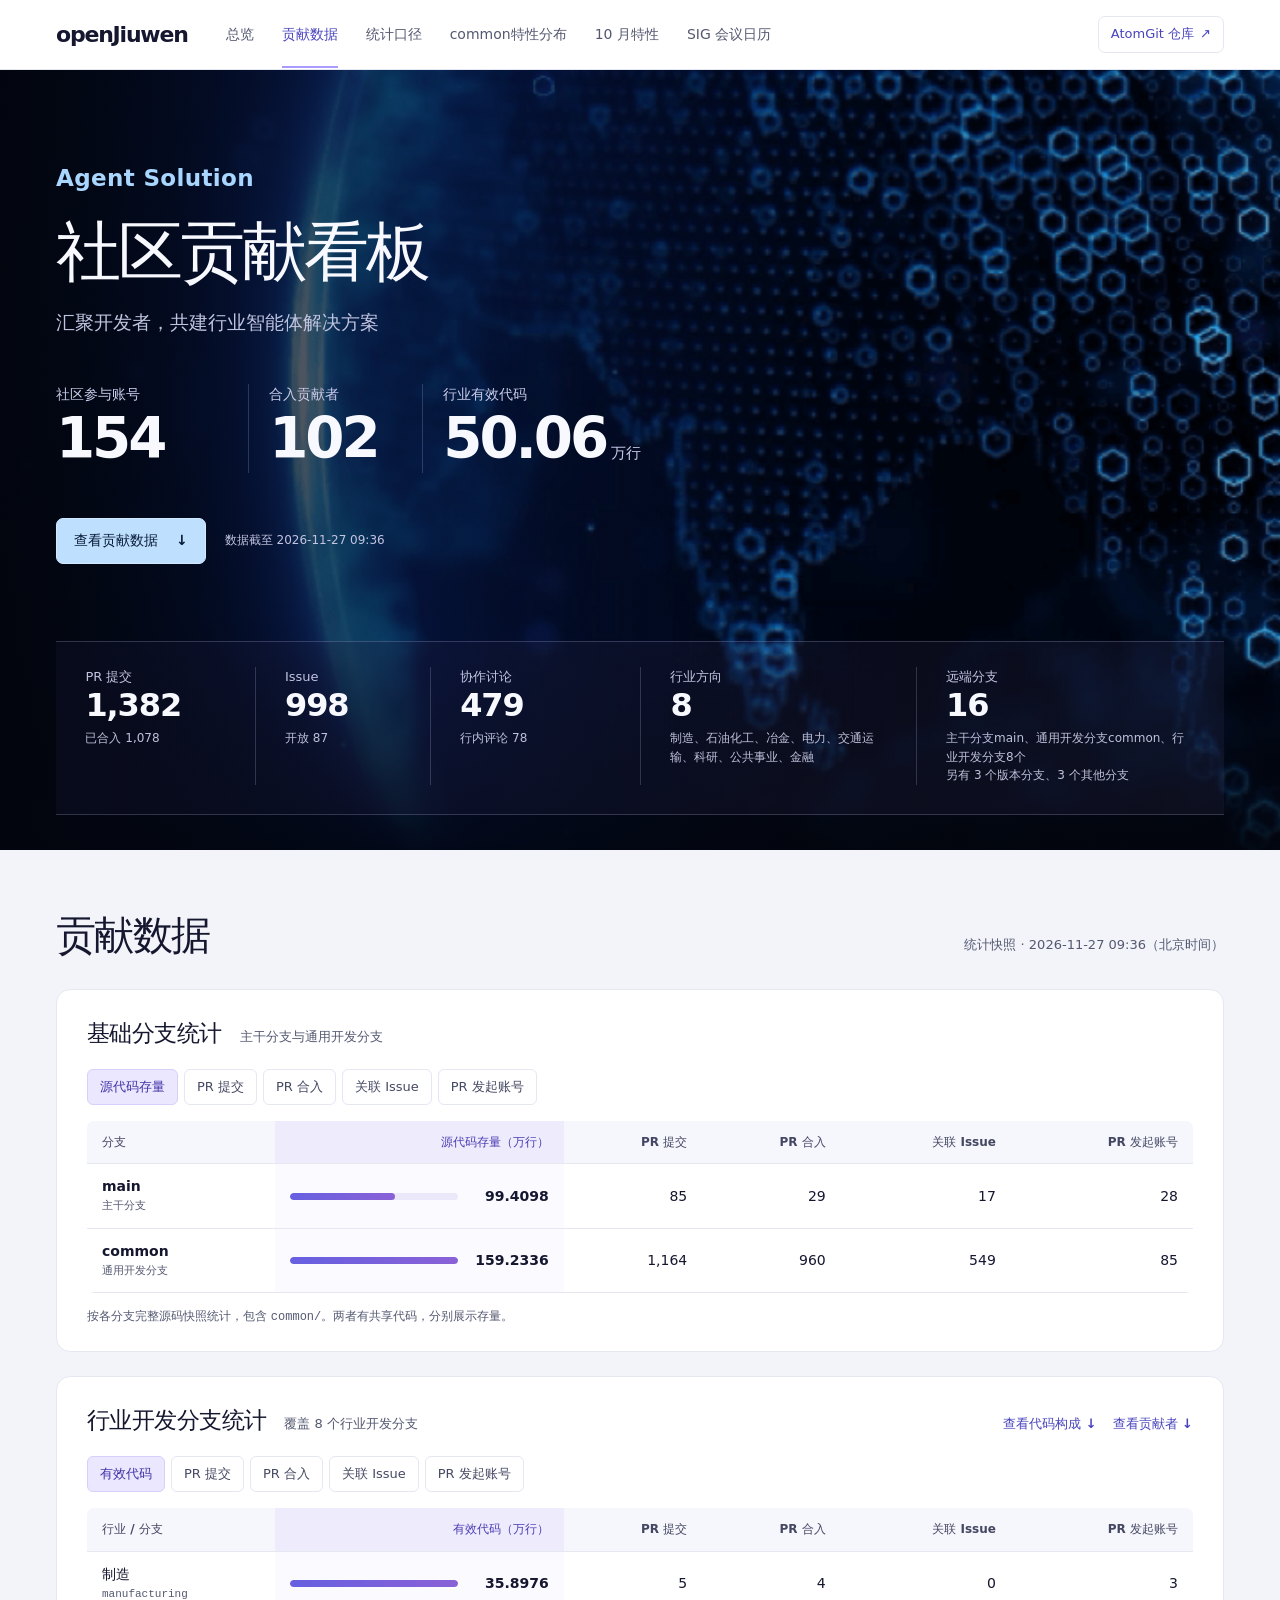
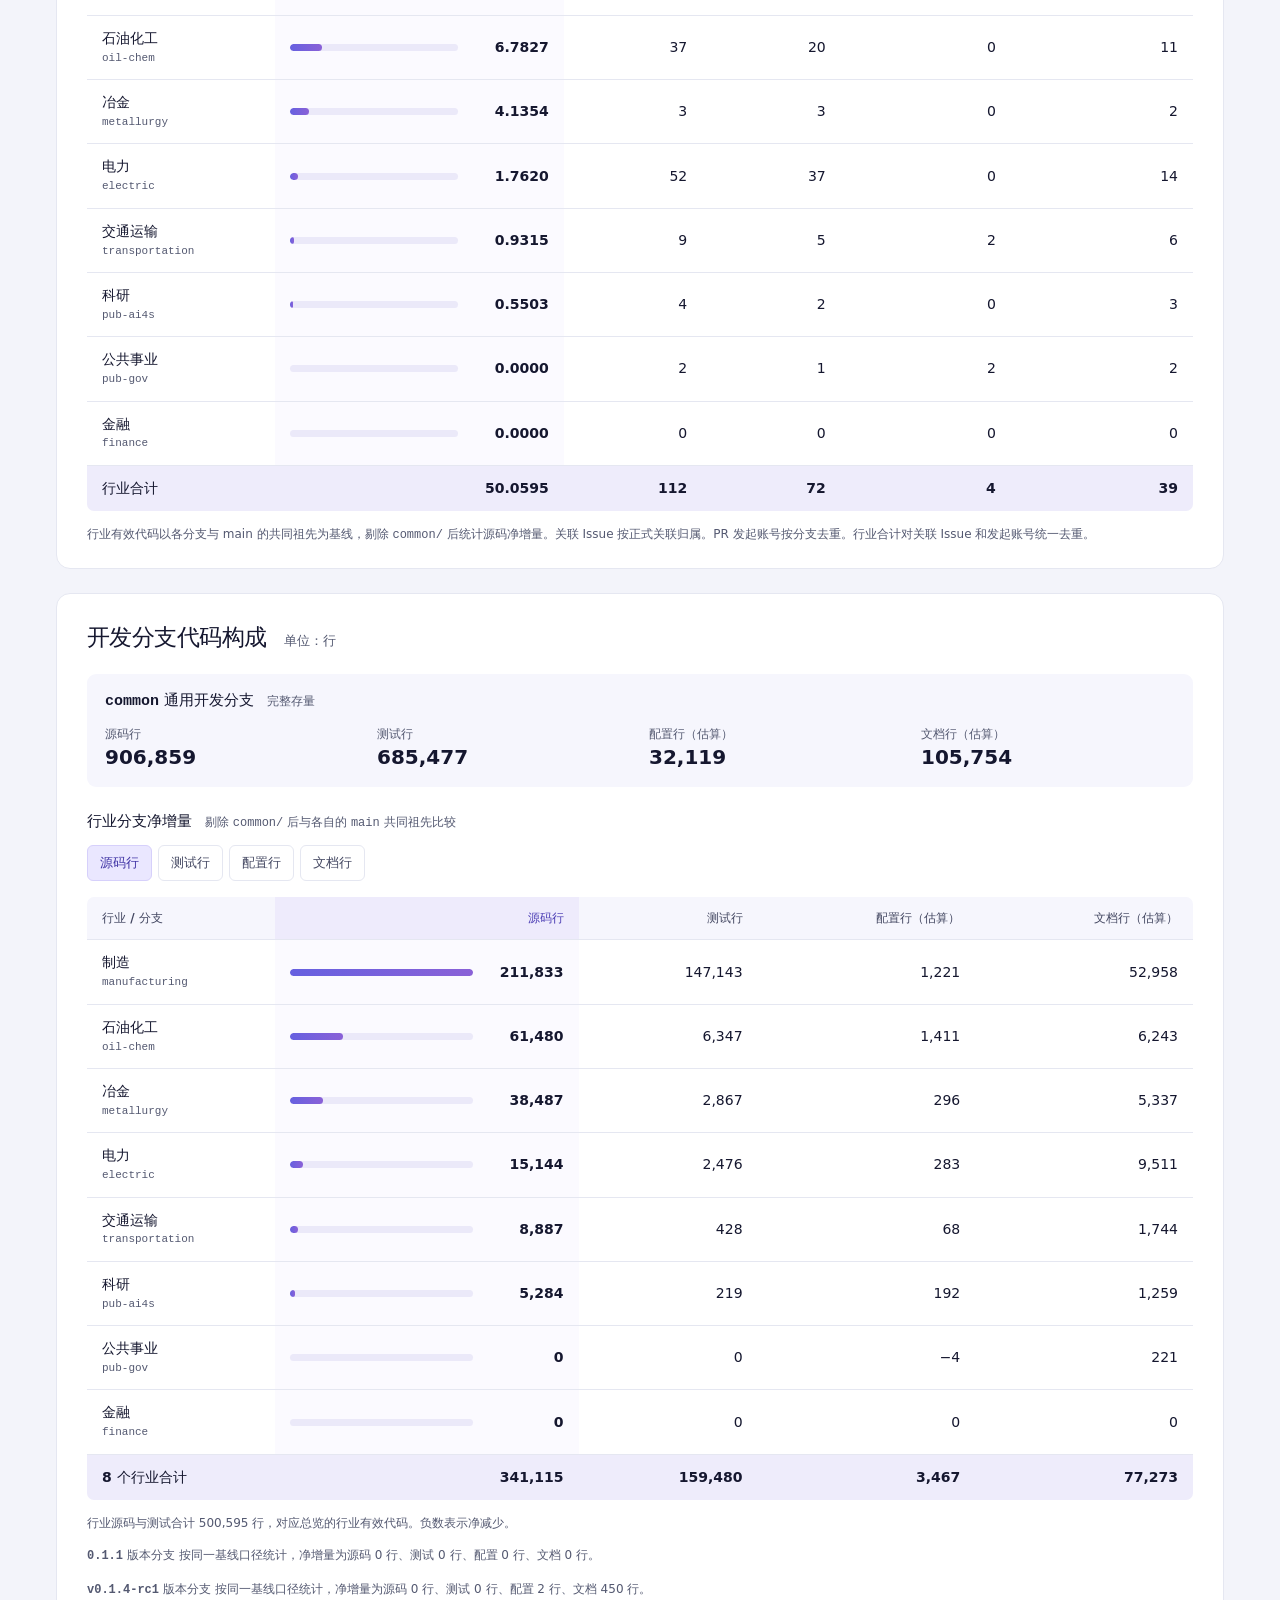
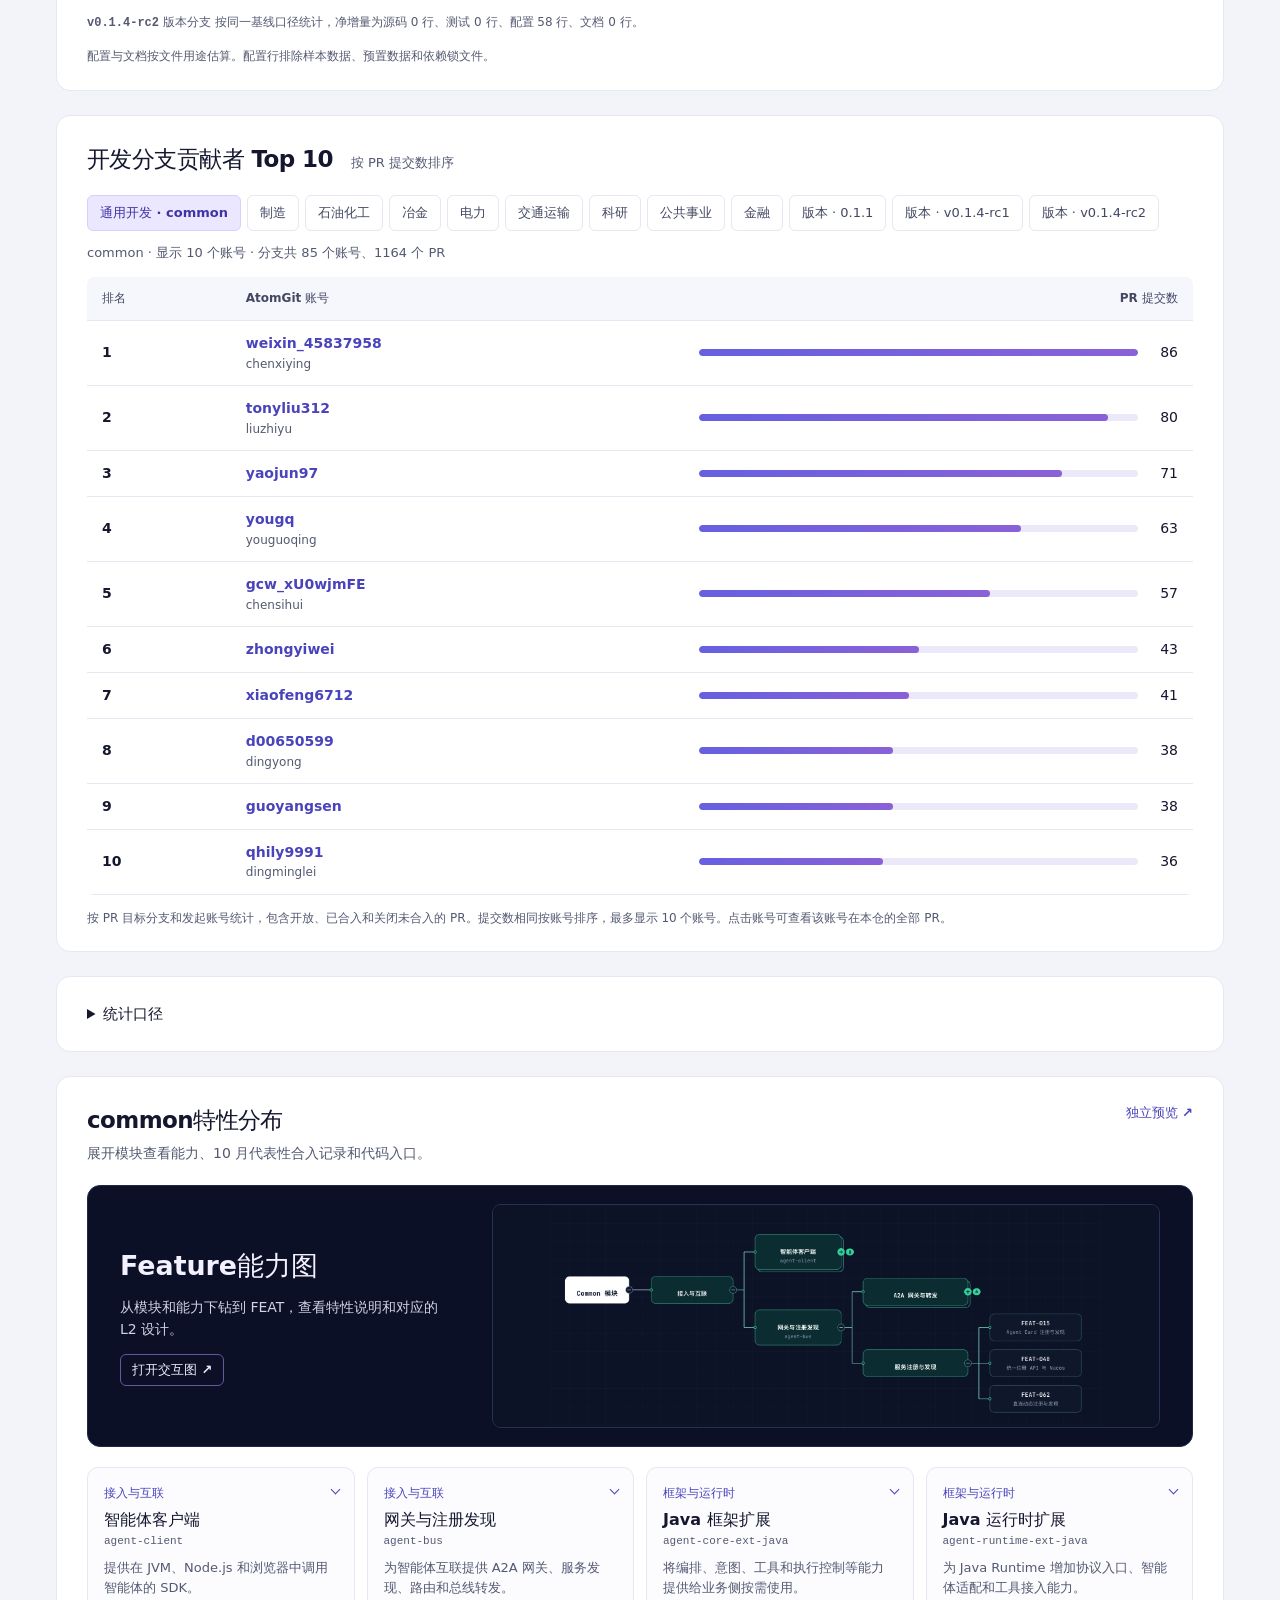
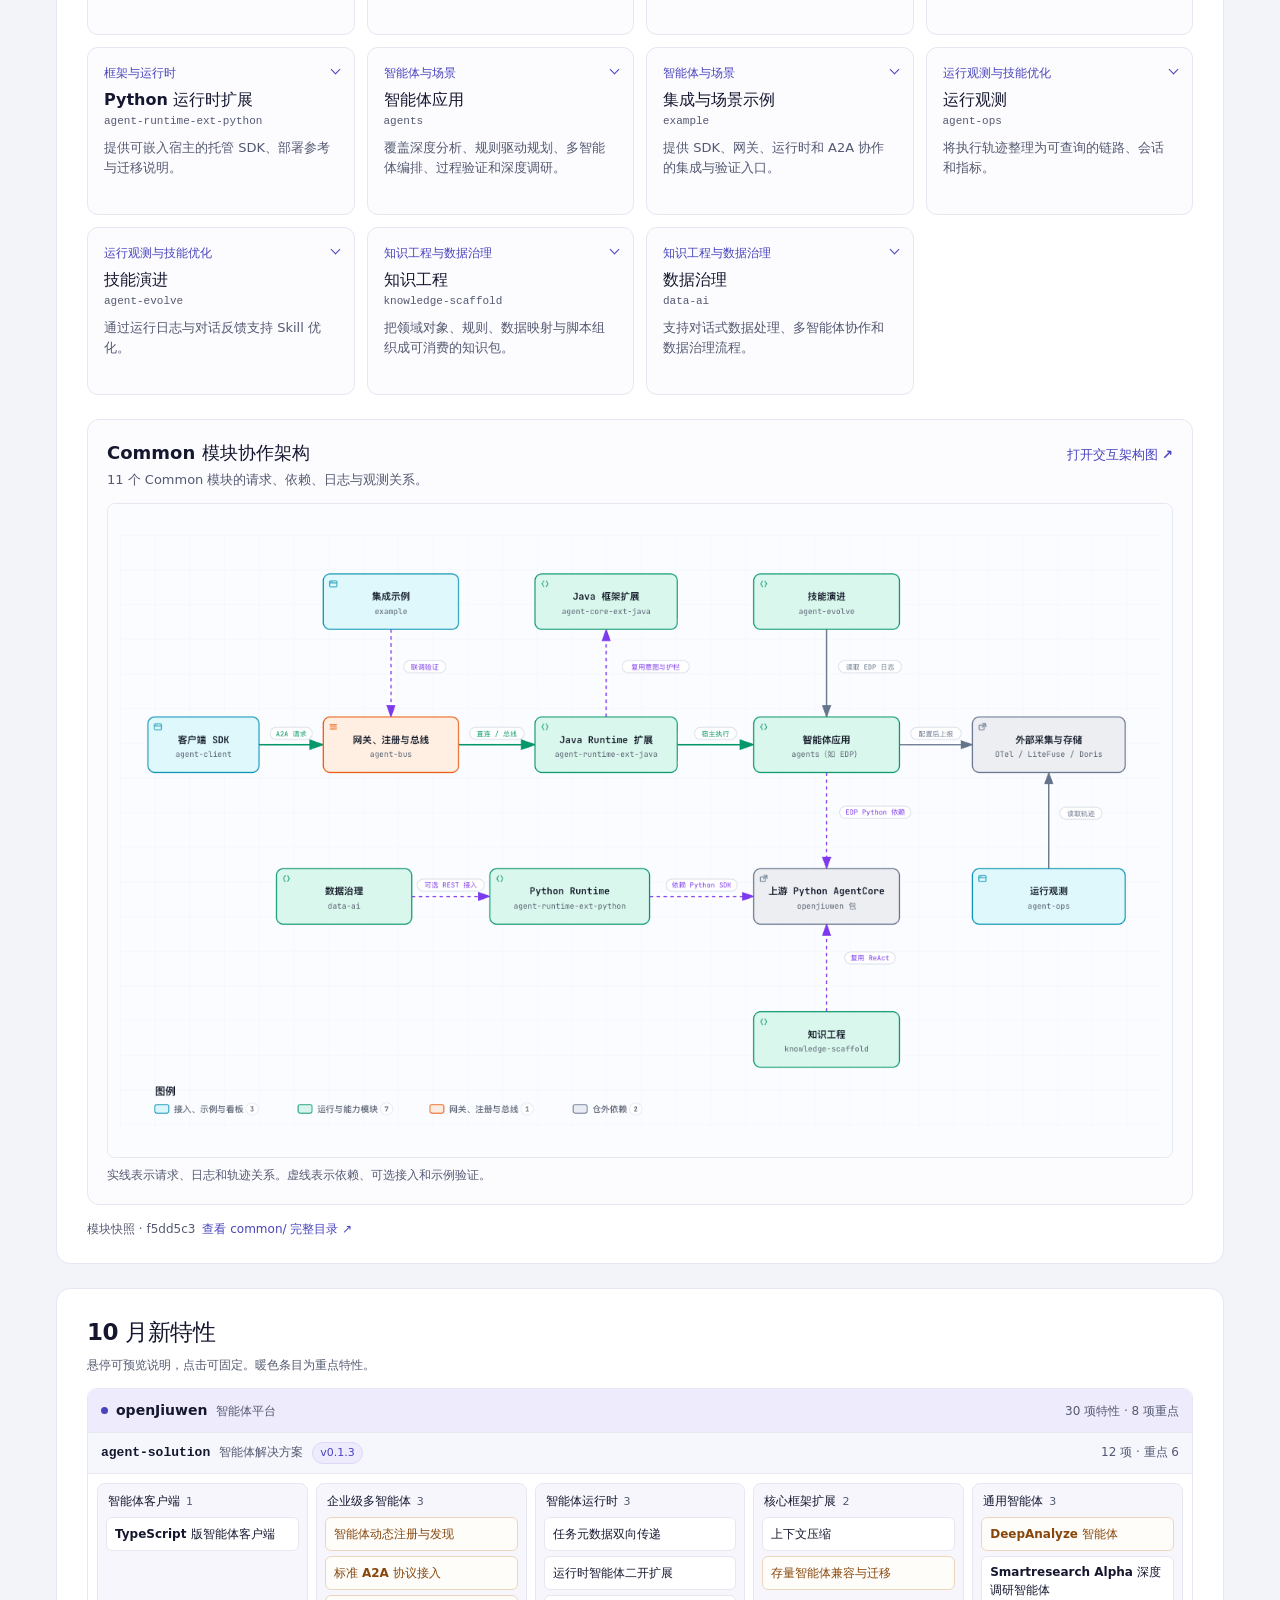
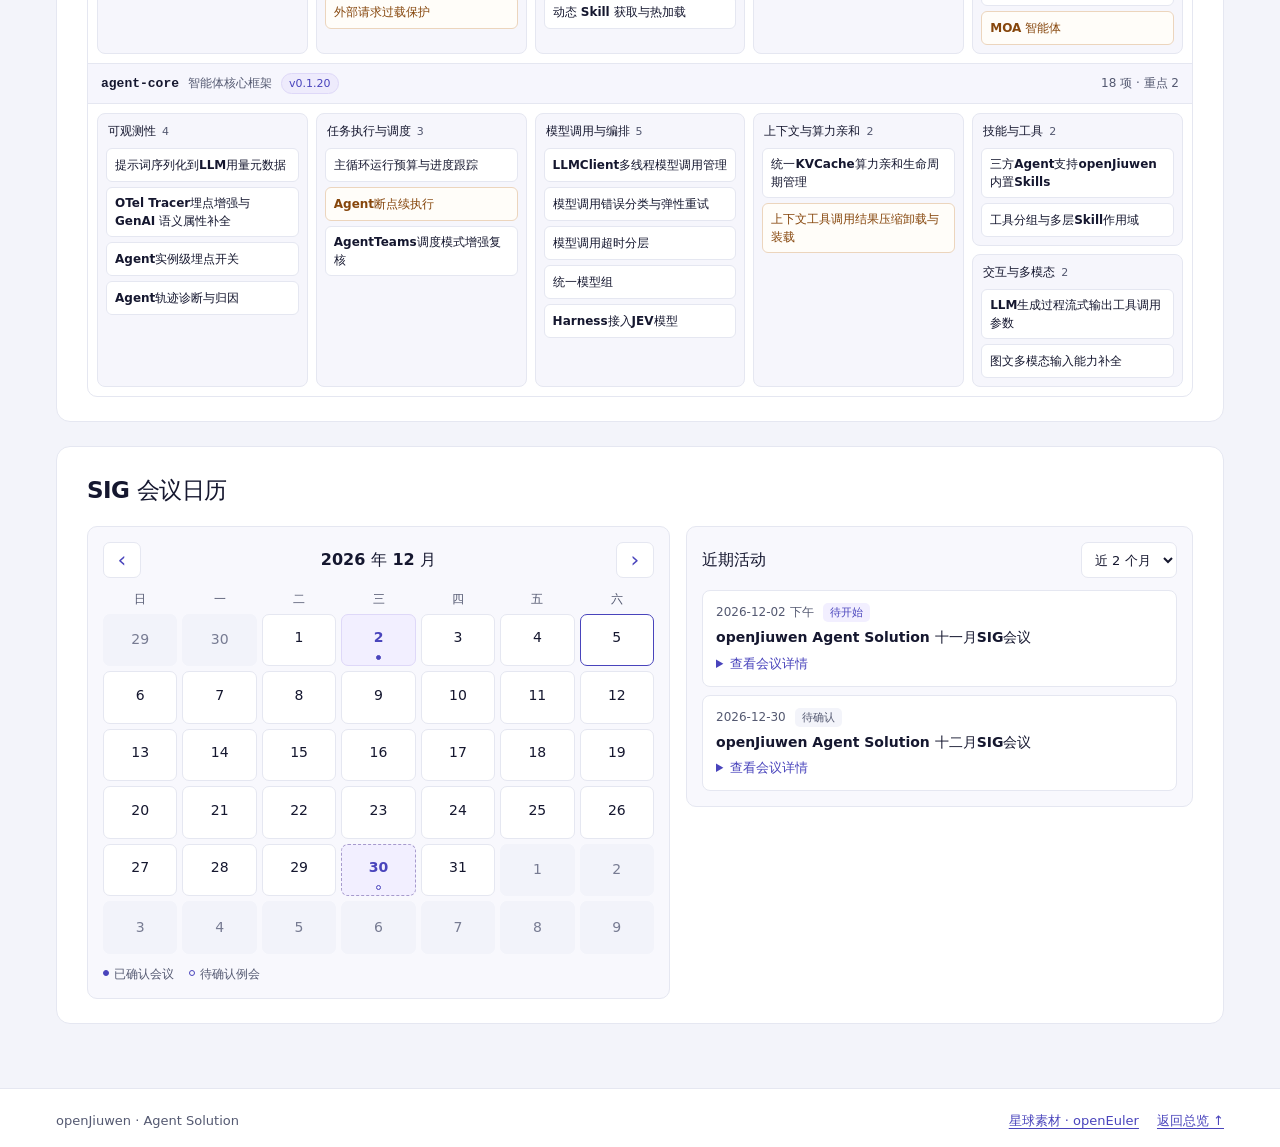
<file: index.html>
<!doctype html>
<html lang="zh-CN">
<head>
<meta charset="utf-8">
<meta name="viewport" content="width=device-width, initial-scale=1">
<meta name="theme-color" content="#080a21">
<title>Agent Solution 社区贡献看板 · openJiuwen</title>
<link rel="stylesheet" href="common-delivery.css">
<link rel="stylesheet" href="sig-calendar.css">
<script src="common-delivery-data.js" defer></script>
<script src="common-delivery.js" defer></script>
<script src="sig-calendar.js?v=9aa4b03" defer></script>
<style>
  :root {
    color-scheme: light;
    --ink: #15172f; --muted: #545971; --accent: #4944bc;
    --line: #e5e7f1; --surface: #fff; --paper: #f3f4fa;
    --topbar-height: 70px;
    font: 16px/1.55 Inter, "PingFang SC", "Microsoft YaHei", system-ui, sans-serif;
    font-synthesis: none;
  }
  *, *::before, *::after { box-sizing: border-box; }
  html { scroll-behavior: smooth; scroll-padding-top: calc(var(--topbar-height) + 16px); }
  body { margin: 0; color: var(--ink); background: var(--paper); }
  a { color: inherit; text-decoration: none; }
  button { font: inherit; cursor: pointer; }
  :focus-visible { outline: 2px solid #7668f5; outline-offset: 4px; }
  .wrap { width: min(1280px, calc(100% - 112px)); margin-inline: auto; }
  .sr-only { position: absolute; width: 1px; height: 1px; padding: 0; margin: -1px; overflow: hidden; clip-path: inset(50%); white-space: nowrap; border: 0; }
  .skip { position: fixed; z-index: 10; top: 8px; left: 12px; padding: 10px 16px; background: white; color: var(--ink); transform: translateY(-160%); }
  .skip:focus { transform: none; }
  .topbar { position: sticky; z-index: 5; top: 0; height: var(--topbar-height); color: #f5f5ff; background: #0c0d25; border-bottom: 1px solid #ffffff17; }
  .topbar .wrap { height: 100%; display: flex; align-items: center; gap: 38px; }
  .wordmark { font-size: 22px; line-height: 1; letter-spacing: -.055em; font-weight: 780; }
  .nav { display: flex; align-items: center; gap: 28px; color: #b9bdd8; font-size: 14px; }
  .nav a { padding-block: 23px; position: relative; white-space: nowrap; }
  .nav a:hover, .nav a[aria-current] { color: #fff; }
  .nav a[aria-current]::after { content: ""; position: absolute; bottom: 0; background: #a99bff; height: 2px; inset-inline: 0; }
  .repository { margin-inline-start: auto; border: 1px solid #ffffff32; border-radius: 7px; padding: 7px 12px; font-size: 13px; color: #e1e2f7; white-space: nowrap; }
  .repository:hover { background: #ffffff10; }
  .external { margin-inline-start: 6px; }
  .topbar.light { background: #fff; color: var(--ink); border-color: var(--line); }
  .topbar.light .nav { color: var(--muted); }
  .topbar.light .nav a:hover, .topbar.light .nav a[aria-current] { color: var(--accent); }
  .topbar.light .repository { color: var(--accent); border-color: var(--line); }
  .topbar.light .repository:hover { background: #f2f0ff; }

  .hero { position: relative; isolation: isolate; color: #f7f9ff; overflow: hidden; background: #02050d; }
  .hero-media { position: absolute; z-index: -2; inset: 0; pointer-events: none; }
  .hero-media picture, .hero-media img, .hero-media video { position: absolute; inset: 0; width: 100%; height: 100%; }
  .hero-media img, .hero-media video { display: block; object-fit: cover; object-position: center; }
  .hero-media video { visibility: hidden; }
  .hero-media video.is-ready { visibility: visible; }
  .hero::before {
    content: "";
    position: absolute;
    z-index: -1;
    inset: 0;
    pointer-events: none;
    background:
      linear-gradient(90deg, #02050deb 0%, #03091d94 34%, transparent 63%),
      linear-gradient(0deg, #02050df2 0%, transparent 27%);
  }
  .hero .wrap { position: relative; min-height: min(780px, calc(100svh - var(--topbar-height))); display: grid; grid-template-rows: 1fr auto; }
  .hero-body { display: grid; align-items: center; min-height: 495px; }
  .hero-content { width: min(100%, 640px); padding-block: 72px 58px; }
  .project { margin: 0 0 18px; font-size: clamp(18px, 1.8vw, 24px); font-weight: 620; letter-spacing: .015em; color: #a8d6ff; }
  h1 { margin: 0; font-size: clamp(42px, 5.1vw, 76px); line-height: 1.13; letter-spacing: -.045em; font-weight: 740; white-space: nowrap; }
  .intro { color: #c0c3df; margin: 20px 0 38px; font-size: clamp(15px, 1.46vw, 20px); }
  .hero-numbers { display: grid; grid-template-columns: .95fr .85fr 1.17fr; gap: 20px; max-width: 585px; margin: 0; padding-block: 8px; }
  dl { margin: 0; }
  dt, dd { margin: 0; }
  .hero-numbers > div + div { border-inline-start: 1px solid #c6c3ff35; padding-inline-start: 20px; }
  .hero-numbers dt { color: #c9cbea; font-size: 14px; white-space: nowrap; }
  .hero-numbers dd { font-size: clamp(35px, 4.4vw, 62px); font-weight: 645; line-height: 1.2; letter-spacing: -.055em; white-space: nowrap; font-variant-numeric: tabular-nums; }
  .hero-numbers small { margin-inline-start: 5px; font-size: clamp(11px, 1.2vw, 16px); color: #c9cbea; font-weight: 500; letter-spacing: 0; }
  .hero-actions { display: flex; flex-wrap: wrap; align-items: center; gap: 13px 19px; margin-top: 37px; }
  .primary { display: inline-flex; align-items: center; gap: 18px; justify-content: center; background: #bfdfff; color: #071b37; padding: 11px 17px; border: 1px solid #d2eaff; border-radius: 7px; font-weight: 660; font-size: 14px; }
  .primary:hover { background: #def0ff; }
  .snapshot { color: #c3c4e0; font-size: 12px; white-space: nowrap; }
  .support { display: grid; grid-template-columns: minmax(0, .85fr) minmax(0, .75fr) minmax(0, .9fr) minmax(0, 1.18fr) minmax(0, 1.32fr); padding-block: 25px 29px; margin-bottom: 35px; border-block: 1px solid #d1ccff34; background: linear-gradient(90deg, #17173746, #34305735); }
  .support > div { padding-inline: clamp(12px, 2.3vw, 34px); }
  .support > div + div { border-inline-start: 1px solid #d1ccff34; }
  .support dt { font-size: 13px; color: #c3c4e2; white-space: nowrap; }
  .support dd { font-size: clamp(23px, 2.5vw, 37px); letter-spacing: -.035em; font-weight: 630; line-height: 1.17; font-variant-numeric: tabular-nums; }
  .support small { display: block; margin-top: 5px; font-size: 12px; line-height: 1.55; color: #bfc1dc; font-weight: 450; letter-spacing: 0; }
  .support-note { display: block; }

  .data { background: var(--paper); padding-block: 55px 64px; }
  .data-head { display: flex; align-items: baseline; justify-content: space-between; gap: 12px 24px; margin-bottom: 22px; }
  .data-head h2 { margin: 0; font-size: clamp(26px, 3.1vw, 42px); letter-spacing: -.04em; }
  .data-head time { color: var(--muted); font-size: 13px; }
  .panel { background: var(--surface); border: 1px solid var(--line); border-radius: 14px; padding: 26px 30px 24px; }
  .panel + .panel { margin-top: 24px; }
  .panel-heading { display: flex; flex-wrap: wrap; align-items: baseline; gap: 5px 18px; margin-bottom: 18px; }
  .panel-heading h3 { font-size: 23px; font-weight: 680; margin: 0; letter-spacing: -.025em; }
  .panel-heading p { font-size: 13px; margin: 0; color: var(--muted); }
  .table-scroll { overflow-x: auto; border-radius: 7px; }
  table { border-collapse: collapse; width: 100%; font-size: 14px; line-height: 1.35; font-variant-numeric: tabular-nums; }
  .comparison-table { min-width: 720px; }
  th, td { padding: 13px 15px; border-bottom: 1px solid var(--line); text-align: right; }
  thead th { background: #f6f6fd; color: #434761; font-size: 12px; white-space: nowrap; font-weight: 630; }
  th:first-child { text-align: left; }
  tbody th { font-weight: 650; white-space: nowrap; }
  .branch-id { display: block; color: var(--muted); font: 11px/1.4 ui-monospace, monospace; margin-top: 3px; }
  .hint { font-size: 12px; color: var(--muted); margin: 14px 0 0; }
  .filter { display: flex; flex-wrap: wrap; gap: 6px; margin-bottom: 16px; }
  .filter[hidden] { display: none; }
  .filter button { border: 1px solid var(--line); background: #fff; color: #444862; border-radius: 6px; font-size: 13px; padding: 7px 12px; }
  .filter button:hover { background: #f2f0ff; }
  .filter button[aria-pressed="true"] { background: #eae7ff; border-color: #d6d0fb; color: #4034a5; font-weight: 650; }
  .comparison-table tbody tr:hover { background: #fbfaff; }
  .comparison-table th:first-child { width: 17%; }
  .comparison-table td.selected { background: #fbfaff; }
  .comparison-table thead .selected { background: #eeebfc; color: #4c3eb4; }
  .meter { display: flex; align-items: center; gap: 13px; min-width: 101px; justify-content: flex-end; }
  .meter-track { position: relative; height: 7px; min-width: 38px; flex: 1; background: #ebe9f9; border-radius: 100px; overflow: hidden; }
  .meter-track.is-signed { overflow: visible; }
  .meter-track.is-signed::after { content: ""; position: absolute; top: -2px; bottom: -2px; left: var(--meter-zero); width: 1px; background: #9189ae; }
  .meter-fill { position: absolute; top: 0; height: 100%; background: linear-gradient(90deg, #6660e0, #8a61d7); border-radius: inherit; }
  .meter-fill.is-negative { background: #9c583e; }
  .comparison-table td:nth-child(2) { min-width: 154px; }
  .meter-value { min-width: 3ch; }
  .comparison-table td:nth-child(2) .meter-value { min-width: 8ch; }
  .comparison-table td.selected .meter-value { font-weight: 680; }
  .comparison-table tfoot > tr { background: #eeecfb; font-weight: 700; }
  .comparison-table tfoot th, .comparison-table tfoot td { border-bottom: 0; }
  .panel-links { display: flex; flex-wrap: wrap; gap: 5px 16px; margin-inline-start: auto; }
  .panel-link { color: var(--accent); font-size: 13px; font-weight: 640; }
  .panel-link:hover { text-decoration: underline; text-underline-offset: 3px; }
  .composition-stock { padding: 15px 18px 17px; margin-bottom: 23px; background: #f6f6fd; border-radius: 9px; }
  .composition-subhead { display: flex; flex-wrap: wrap; gap: 3px 13px; align-items: baseline; margin-bottom: 12px; }
  .composition-subhead h4 { margin: 0; font-size: 15px; }
  .composition-subhead p { margin: 0; font-size: 12px; color: var(--muted); }
  .composition-stock dl { display: grid; grid-template-columns: repeat(4, minmax(0, 1fr)); gap: 10px 18px; }
  .composition-stock dt { color: var(--muted); font-size: 12px; }
  .composition-stock dd { line-height: 1.3; font-size: 20px; font-weight: 650; font-variant-numeric: tabular-nums; }
  .comparison-table.composition-table { min-width: 640px; }
  .composition-table .meter-value { min-width: 7ch; }
  .rank-summary { margin: -4px 0 14px; color: var(--muted); font-size: 13px; }
  .ranking-table { min-width: 330px; }
  .ranking-table :is(th, td):nth-child(2) { text-align: left; }
  .ranking-table th:first-child { width: 13%; }
  .ranking-table th:last-child { width: 46%; }
  .ranking-table td { overflow-wrap: anywhere; }
  .ranking-account { color: var(--accent); font-weight: 650; }
  .ranking-account:hover { text-decoration: underline; text-underline-offset: 3px; }
  .ranking-name { display: block; margin-top: 3px; color: var(--muted); font-size: 12px; }
  .methods { margin-top: 24px; }
  .methods summary { cursor: pointer; font-size: 15px; font-weight: 670; }
  .methods h4 { margin: 17px 0 0; font-size: 14px; }
  .methods .hint { margin-top: 9px; }
  .methods ul { margin: 12px 0 0; padding-left: 19px; color: var(--muted); font-size: 13px; }
  .methods li + li { margin-top: 7px; }
  .release-heading { margin-bottom: 6px; }
  .release-guide { margin: 0 0 13px; color: var(--muted); font-size: 12px; }
  .release-matrix { overflow: hidden; border: 1px solid var(--line); border-radius: 10px; }
  .release-platform, .release-repo-bar { display: flex; flex-wrap: wrap; align-items: baseline; gap: 4px 9px; padding: 9px 13px; }
  .release-platform { padding-block: 11px; background: #eeebfc; font-size: 14px; }
  .release-platform > strong::before { content: ""; display: inline-block; width: 7px; height: 7px; margin-inline-end: 8px; border-radius: 50%; background: var(--accent); vertical-align: 1px; }
  .release-repo-bar { background: #f6f6fd; border-block: 1px solid var(--line); }
  .release-repo-bar h4 { margin: 0; font-size: 13px; font-weight: 700; }
  .release-repo-subtitle, .release-count { color: var(--muted); font-size: 12px; font-variant-numeric: tabular-nums; }
  .release-count { margin-inline-start: auto; }
  .release-version { padding: 1px 7px; border: 1px solid #ded8f8; border-radius: 99px; color: var(--accent); background: #eeebfc; font-size: 11px; }
  .release-categories { display: grid; grid-template-columns: repeat(5, minmax(0, 1fr)); gap: 8px; padding: 9px; }
  .release-stack { display: flex; flex-direction: column; gap: 8px; min-width: 0; }
  .release-stack > .release-category { flex: 1; }
  .release-category { min-width: 0; padding: 8px; border: 1px solid var(--line); border-radius: 8px; background: #f6f6fc; }
  .release-category h5 { display: flex; flex-wrap: wrap; align-items: baseline; gap: 0 6px; margin: 0 2px 7px; color: var(--ink); font-size: 12px; }
  .release-category-count { color: var(--muted); font-size: 11px; font-weight: 480; font-variant-numeric: tabular-nums; }
  .release-feature { display: block; width: 100%; min-height: 34px; padding: 6px 8px; border: 1px solid var(--line); border-radius: 6px; background: var(--surface); color: var(--ink); text-align: left; font-size: 12px; line-height: 1.5; font-weight: 590; overflow-wrap: anywhere; }
  .release-feature + .release-feature { margin-top: 5px; }
  .release-feature.is-key { border-color: #ecd5bd; color: #86460c; background: #fffdf9; }
  .release-feature:hover, .release-feature[aria-expanded="true"] { border-color: var(--accent); }
  .release-feature:focus-visible { outline-offset: 1px; }
  .release-preview { position: fixed; z-index: 9; width: min(420px, calc(100vw - 24px)); max-height: min(360px, 62vh); overflow: auto; padding: 13px 15px; background: var(--surface); border: 1px solid #ded8f8; border-radius: 10px; box-shadow: 0 12px 35px #22204d26; }
  .release-preview h4 { margin: 0 28px 5px 0; font-size: 14px; }
  .release-preview p { margin: 0; color: var(--muted); font-size: 13px; line-height: 1.65; overflow-wrap: anywhere; }
  .release-preview-close { position: absolute; top: 7px; right: 8px; padding: 2px 7px; color: var(--accent); border: 0; background: transparent; border-radius: 5px; font-size: 15px; }
  .release-preview-close:hover { background: #eeebfc; }
  footer { border-top: 1px solid var(--line); background: #fff; font-size: 13px; color: var(--muted); }
  footer .wrap { padding-block: 22px; display: flex; justify-content: space-between; align-items: center; gap: 16px; flex-wrap: wrap; }
  footer a { color: var(--accent); text-decoration: underline; text-underline-offset: 3px; }
  .footer-links { display: flex; flex-wrap: wrap; gap: 18px; }
  @media (max-width: 1100px) {
    .wrap { width: calc(100% - 72px); }
    .topbar .wrap { gap: 22px; }
    .nav { gap: 16px; font-size: 13px; }
    .hero-numbers { gap: 13px; }
    .hero-numbers > div + div { padding-inline-start: 13px; }
    .hero-numbers dd { font-size: clamp(29px, 4.45vw, 52px); }
  }
  @media (max-width: 950px) {
    .release-categories { grid-template-columns: repeat(3, minmax(0, 1fr)); }
    .release-stack { display: contents; }
  }
  @media (max-width: 800px) {
    :root { --topbar-height: 60px; }
    .wrap { width: calc(100% - 38px); }
    .topbar .wrap { gap: 19px; }
    .nav a { padding-block: 18px; }
    .nav #nav-methods { display: none; }
    .repository { font-size: 11px; padding: 6px 8px; }
    .hero .wrap { min-height: min(740px, calc(100svh - var(--topbar-height))); }
    .hero-body { min-height: 0; }
    .hero-content { padding-block: 44px 48px; }
    .hero::before { background: linear-gradient(90deg, #02050dc9, #03091d4d 70%), linear-gradient(0deg, #02050df2 0%, transparent 30%); }
    .intro { margin: 13px 0 22px; }
    .project { margin-bottom: 10px; }
    .hero-numbers { max-width: 460px; }
    .hero-actions { margin-top: 24px; }
    .support { margin-bottom: 25px; }
    .panel { padding-inline: 18px; }
    .data { padding-block: 36px 43px; }
  }
  @media (max-width: 720px) {
    :root { --topbar-height: 88px; }
    .topbar .wrap {
      display: grid;
      grid-template: "brand repository" 44px "navigation navigation" 1fr / minmax(0, 1fr) auto;
      gap: 0 12px;
    }
    .topbar .wordmark { grid-area: brand; justify-self: start; }
    .topbar .repository { grid-area: repository; }
    .topbar .nav { grid-area: navigation; align-self: stretch; align-items: stretch; }
    .nav a { display: inline-flex; align-items: center; padding-block: 0; }
  }
  @media (max-width: 620px) {
    .nav .nav-release { display: none; }
    .release-categories { grid-template-columns: repeat(2, minmax(0, 1fr)); }
    .composition-stock dl { grid-template-columns: repeat(2, minmax(0, 1fr)); }
    .panel-links { flex-basis: 100%; margin-inline-start: 0; }
    .support { grid-template-columns: repeat(6, minmax(0, 1fr)); padding: 0; }
    .support > div { grid-column: span 2; padding: 14px 9px; }
    .support > div:nth-child(n+4) { grid-column: span 3; border-top: 1px solid #d1ccff34; }
    .support > div:nth-child(4) { border-inline-start: 0; }
  }
  @media (max-width: 480px) {
    .release-count { width: 100%; margin-inline-start: 0; }
    .wordmark { font-size: 19px; }
    .nav { gap: 14px; }
    .nav #nav-overview { display: none; }
    h1 { font-size: clamp(32px, 10vw, 46px); }
    .data-head { align-items: flex-start; flex-direction: column; gap: 3px; }
  }
  @media (max-width: 400px) {
    .release-categories { grid-template-columns: 1fr; }
    .nav { gap: 8px; }
    .topbar .wrap { width: calc(100% - 26px); }
    .nav { font-size: 12px; }
    .repository { font-size: 0; }
    .repository .external { margin-inline-start: 0; font-size: 13px; }
  }
  @media (max-width: 800px), (prefers-reduced-motion: reduce) {
    .hero-media video.is-ready { visibility: hidden; }
  }
  @media (prefers-reduced-motion: reduce) { html { scroll-behavior: auto; } }
</style>
</head>
<body>
<a href="#data" class="skip">跳到贡献数据</a>
<header class="topbar">
  <div class="wrap">
    <a class="wordmark" href="#top">openJiuwen</a>
    <nav class="nav" aria-label="页面导航">
      <a href="#top" id="nav-overview" aria-current="location">总览</a>
      <a href="#data" id="nav-data">贡献数据</a>
      <a href="#methods" id="nav-methods">统计口径</a>
      <a href="#common-delivery" id="nav-common">common特性分布</a>
      <a class="nav-release" href="#october-features">10 月特性</a>
      <a href="#sig-calendar" id="nav-sig-calendar">SIG 会议日历</a>
    </nav>
    <a class="repository" href="https://atomgit.com/openJiuwen/agent-solution" target="_blank" rel="noopener noreferrer">AtomGit 仓库<span class="external" aria-hidden="true">↗</span></a>
  </div>
</header>
<main>
  <section class="hero" id="top" aria-labelledby="title">
    <div class="hero-media" aria-hidden="true">
      <picture>
        <source media="(max-width: 620px)" srcset="assets/banner/poster-bg-mobile.png">
        <img src="assets/banner/poster-bg.png" alt="" fetchpriority="high">
      </picture>
      <video id="hero-video" data-src="assets/banner/planet.mp4" preload="none" muted loop playsinline></video>
    </div>
    <div class="wrap">
      <div class="hero-body">
        <div class="hero-content">
          <p class="project">Agent Solution</p>
          <h1 id="title">社区贡献看板</h1>
          <p class="intro">汇聚开发者，共建行业智能体解决方案</p>
          <dl class="hero-numbers">
            <div><dt>社区参与账号</dt><dd>154</dd></div>
            <div><dt>合入贡献者</dt><dd>102</dd></div>
            <div><dt>行业有效代码</dt><dd>50.06<small>万行</small></dd></div>
          </dl>
          <div class="hero-actions">
            <a class="primary" href="#data">查看贡献数据 <span aria-hidden="true">↓</span></a>
            <time class="snapshot" datetime="2026-11-27T09:36:12+08:00">数据截至 2026-11-27 09:36</time>
          </div>
        </div>
      </div>
      <dl class="support" aria-label="仓库指标">
        <div><dt>PR 提交</dt><dd>1,382<small>已合入 1,078</small></dd></div>
        <div><dt>Issue</dt><dd>998<small>开放 87</small></dd></div>
        <div><dt>协作讨论</dt><dd>479<small>行内评论 78</small></dd></div>
        <div><dt>行业方向</dt><dd>8<small>制造、石油化工、冶金、电力、交通运输、科研、公共事业、金融</small></dd></div>
        <div><dt>远端分支</dt><dd>16<small>主干分支main、通用开发分支common、行业开发分支8个<span class="support-note">另有 3 个版本分支、3 个其他分支</span></small></dd></div>
      </dl>
    </div>
  </section>

  <section class="data" id="data" aria-labelledby="data-title">
    <div class="wrap">
      <div class="data-head">
        <h2 id="data-title">贡献数据</h2>
        <time datetime="2026-11-27T09:36:12+08:00">统计快照 · 2026-11-27 09:36（北京时间）</time>
      </div>
      <section class="panel" id="branches" aria-labelledby="branches-title">
        <div class="panel-heading">
          <h3 id="branches-title">基础分支统计</h3>
          <p>主干分支与通用开发分支</p>
        </div>
        <div class="filter" role="group" aria-label="选择基础分支对比指标" hidden>
          <button type="button" data-metric="code" aria-pressed="true" aria-controls="base-table">源代码存量</button>
          <button type="button" data-metric="opened" aria-pressed="false" aria-controls="base-table">PR 提交</button>
          <button type="button" data-metric="merged" aria-pressed="false" aria-controls="base-table">PR 合入</button>
          <button type="button" data-metric="issues" aria-pressed="false" aria-controls="base-table">关联 Issue</button>
          <button type="button" data-metric="authors" aria-pressed="false" aria-controls="base-table">PR 发起账号</button>
        </div>
        <p class="sr-only" role="status"></p>
        <div class="table-scroll" tabindex="0" role="region" aria-label="基础分支数据表">
          <table class="comparison-table" id="base-table">
            <thead><tr><th scope="col">分支</th><th scope="col" data-column="code">源代码存量（万行）</th><th scope="col" data-column="opened">PR 提交</th><th scope="col" data-column="merged">PR 合入</th><th scope="col" data-column="issues">关联 Issue</th><th scope="col" data-column="authors">PR 发起账号</th></tr></thead>
            <tbody>
              <tr><th scope="row">main<span class="branch-id">主干分支</span></th><td>99.4098</td><td>85</td><td>29</td><td>17</td><td>28</td></tr>
              <tr><th scope="row">common<span class="branch-id">通用开发分支</span></th><td>159.2336</td><td>1,164</td><td>960</td><td>549</td><td>85</td></tr>
            </tbody>
          </table>
        </div>
        <p class="hint">按各分支完整源码快照统计，包含 <code>common/</code>。两者有共享代码，分别展示存量。</p>
      </section>

      <section class="panel" id="industries" aria-labelledby="industries-title">
        <div class="panel-heading">
          <h3 id="industries-title">行业开发分支统计</h3>
          <p>覆盖 8 个行业开发分支</p>
          <div class="panel-links">
            <a class="panel-link" href="#composition">查看代码构成 <span aria-hidden="true">↓</span></a>
            <a class="panel-link" href="#contributors">查看贡献者 <span aria-hidden="true">↓</span></a>
          </div>
        </div>
        <div class="filter" role="group" aria-label="选择行业排行指标" hidden>
          <button type="button" data-metric="code" aria-pressed="true" aria-controls="industry-table">有效代码</button>
          <button type="button" data-metric="opened" aria-pressed="false" aria-controls="industry-table">PR 提交</button>
          <button type="button" data-metric="merged" aria-pressed="false" aria-controls="industry-table">PR 合入</button>
          <button type="button" data-metric="issues" aria-pressed="false" aria-controls="industry-table">关联 Issue</button>
          <button type="button" data-metric="authors" aria-pressed="false" aria-controls="industry-table">PR 发起账号</button>
        </div>
        <p class="sr-only" role="status"></p>
        <div class="table-scroll" tabindex="0" role="region" aria-label="行业分支数据表">
          <table class="comparison-table" id="industry-table">
            <thead><tr><th scope="col">行业 / 分支</th><th scope="col" data-column="code">有效代码（万行）</th><th scope="col" data-column="opened">PR 提交</th><th scope="col" data-column="merged">PR 合入</th><th scope="col" data-column="issues">关联 Issue</th><th scope="col" data-column="authors">PR 发起账号</th></tr></thead>
            <tbody>
              <tr><th scope="row">制造<span class="branch-id">manufacturing</span></th><td>35.8976</td><td>5</td><td>4</td><td>0</td><td>3</td></tr>
              <tr><th scope="row">石油化工<span class="branch-id">oil-chem</span></th><td>6.7827</td><td>37</td><td>20</td><td>0</td><td>11</td></tr>
              <tr><th scope="row">冶金<span class="branch-id">metallurgy</span></th><td>4.1354</td><td>3</td><td>3</td><td>0</td><td>2</td></tr>
              <tr><th scope="row">电力<span class="branch-id">electric</span></th><td>1.7620</td><td>52</td><td>37</td><td>0</td><td>14</td></tr>
              <tr><th scope="row">交通运输<span class="branch-id">transportation</span></th><td>0.9315</td><td>9</td><td>5</td><td>2</td><td>6</td></tr>
              <tr><th scope="row">科研<span class="branch-id">pub-ai4s</span></th><td>0.5503</td><td>4</td><td>2</td><td>0</td><td>3</td></tr>
              <tr><th scope="row">公共事业<span class="branch-id">pub-gov</span></th><td>0.0000</td><td>2</td><td>1</td><td>2</td><td>2</td></tr>
              <tr><th scope="row">金融<span class="branch-id">finance</span></th><td>0.0000</td><td>0</td><td>0</td><td>0</td><td>0</td></tr>
            </tbody>
            <tfoot><tr><th scope="row">行业合计</th><td>50.0595</td><td>112</td><td>72</td><td>4</td><td>39</td></tr></tfoot>
          </table>
        </div>
        <p class="hint">行业有效代码以各分支与 main 的共同祖先为基线，剔除 <code>common/</code> 后统计源码净增量。关联 Issue 按正式关联归属。PR 发起账号按分支去重。行业合计对关联 Issue 和发起账号统一去重。</p>
      </section>

      <section class="panel" id="composition" aria-labelledby="composition-title">
        <div class="panel-heading">
          <h3 id="composition-title">开发分支代码构成</h3>
          <p>单位：行</p>
        </div>
        <section class="composition-stock" aria-labelledby="composition-common-title">
          <div class="composition-subhead">
            <h4 id="composition-common-title"><code>common</code> 通用开发分支</h4>
            <p>完整存量</p>
          </div>
          <dl>
            <div><dt>源码行</dt><dd>906,859</dd></div>
            <div><dt>测试行</dt><dd>685,477</dd></div>
            <div><dt>配置行（估算）</dt><dd>32,119</dd></div>
            <div><dt>文档行（估算）</dt><dd>105,754</dd></div>
          </dl>
        </section>
        <section id="composition-net" aria-labelledby="composition-net-title">
          <div class="composition-subhead">
            <h4 id="composition-net-title">行业分支净增量</h4>
            <p>剔除 <code>common/</code> 后与各自的 <code>main</code> 共同祖先比较</p>
          </div>
          <div class="filter" role="group" aria-label="选择代码构成排行指标" hidden>
            <button type="button" data-metric="source" aria-pressed="true" aria-controls="composition-table">源码行</button>
            <button type="button" data-metric="tests" aria-pressed="false" aria-controls="composition-table">测试行</button>
            <button type="button" data-metric="config" aria-pressed="false" aria-controls="composition-table">配置行</button>
            <button type="button" data-metric="docs" aria-pressed="false" aria-controls="composition-table">文档行</button>
          </div>
          <p class="sr-only" role="status"></p>
          <div class="table-scroll" tabindex="0" role="region" aria-label="行业分支代码构成数据表">
            <table class="comparison-table composition-table" id="composition-table" aria-describedby="composition-hint">
              <thead><tr><th scope="col">行业 / 分支</th><th scope="col" data-column="source">源码行</th><th scope="col" data-column="tests">测试行</th><th scope="col" data-column="config">配置行（估算）</th><th scope="col" data-column="docs">文档行（估算）</th></tr></thead>
              <tbody>
                <tr><th scope="row">制造<span class="branch-id">manufacturing</span></th><td>211,833</td><td>147,143</td><td>1,221</td><td>52,958</td></tr>
                <tr><th scope="row">石油化工<span class="branch-id">oil-chem</span></th><td>61,480</td><td>6,347</td><td>1,411</td><td>6,243</td></tr>
                <tr><th scope="row">冶金<span class="branch-id">metallurgy</span></th><td>38,487</td><td>2,867</td><td>296</td><td>5,337</td></tr>
                <tr><th scope="row">电力<span class="branch-id">electric</span></th><td>15,144</td><td>2,476</td><td>283</td><td>9,511</td></tr>
                <tr><th scope="row">交通运输<span class="branch-id">transportation</span></th><td>8,887</td><td>428</td><td>68</td><td>1,744</td></tr>
                <tr><th scope="row">科研<span class="branch-id">pub-ai4s</span></th><td>5,284</td><td>219</td><td>192</td><td>1,259</td></tr>
                <tr><th scope="row">公共事业<span class="branch-id">pub-gov</span></th><td>0</td><td>0</td><td>−4</td><td>221</td></tr>
                <tr><th scope="row">金融<span class="branch-id">finance</span></th><td>0</td><td>0</td><td>0</td><td>0</td></tr>
              </tbody>
              <tfoot><tr><th scope="row">8 个行业合计</th><td>341,115</td><td>159,480</td><td>3,467</td><td>77,273</td></tr></tfoot>
            </table>
          </div>
          <p class="hint" id="composition-hint">行业源码与测试合计 500,595 行，对应总览的行业有效代码。负数表示净减少。</p>
        </section>
        <p class="hint"><strong><code>0.1.1</code> 版本分支</strong> 按同一基线口径统计，净增量为源码 0 行、测试 0 行、配置 0 行、文档 0 行。</p>
        <p class="hint"><strong><code>v0.1.4-rc1</code> 版本分支</strong> 按同一基线口径统计，净增量为源码 0 行、测试 0 行、配置 2 行、文档 450 行。</p>
        <p class="hint"><strong><code>v0.1.4-rc2</code> 版本分支</strong> 按同一基线口径统计，净增量为源码 0 行、测试 0 行、配置 58 行、文档 0 行。</p>
        <p class="hint">配置与文档按文件用途估算。配置行排除样本数据、预置数据和依赖锁文件。</p>
      </section>

      <section class="panel" id="contributors" aria-labelledby="contributors-title">
        <div class="panel-heading">
          <h3 id="contributors-title">开发分支贡献者 Top 10</h3>
          <p>按 PR 提交数排序</p>
        </div>
        <div id="contributor-ranking" hidden>
          <div class="filter" id="contributor-branches" role="group" aria-label="选择贡献者榜单的分支">
            <button type="button" data-branch="common" aria-controls="contributor-table" aria-pressed="true">通用开发 · common</button>
            <button type="button" data-branch="manufacturing" aria-controls="contributor-table" aria-pressed="false">制造</button>
            <button type="button" data-branch="oil-chem" aria-controls="contributor-table" aria-pressed="false">石油化工</button>
            <button type="button" data-branch="metallurgy" aria-controls="contributor-table" aria-pressed="false">冶金</button>
            <button type="button" data-branch="electric" aria-controls="contributor-table" aria-pressed="false">电力</button>
            <button type="button" data-branch="transportation" aria-controls="contributor-table" aria-pressed="false">交通运输</button>
            <button type="button" data-branch="pub-ai4s" aria-controls="contributor-table" aria-pressed="false">科研</button>
            <button type="button" data-branch="pub-gov" aria-controls="contributor-table" aria-pressed="false">公共事业</button>
            <button type="button" data-branch="finance" aria-controls="contributor-table" aria-pressed="false">金融</button>
            <button type="button" data-branch="0.1.1" aria-controls="contributor-table" aria-pressed="false">版本 · 0.1.1</button>
            <button type="button" data-branch="v0.1.4-rc1" aria-controls="contributor-table" aria-pressed="false">版本 · v0.1.4-rc1</button>
            <button type="button" data-branch="v0.1.4-rc2" aria-controls="contributor-table" aria-pressed="false">版本 · v0.1.4-rc2</button>
          </div>
          <p class="rank-summary" id="contributor-summary" role="status"></p>
          <div class="table-scroll" tabindex="0" role="region" aria-label="开发分支贡献者排名">
            <table class="ranking-table" id="contributor-table" aria-describedby="contributors-hint">
              <thead><tr><th scope="col">排名</th><th scope="col">AtomGit 账号</th><th scope="col" aria-sort="descending">PR 提交数</th></tr></thead>
              <tbody id="contributor-rows"></tbody>
            </table>
          </div>
        </div>
        <noscript><p class="hint">启用 JavaScript 后可按分支查看贡献者排名。</p></noscript>
        <p class="hint" id="contributors-hint">按 PR 目标分支和发起账号统计，包含开放、已合入和关闭未合入的 PR。提交数相同按账号排序，最多显示 10 个账号。点击账号可查看该账号在本仓的全部 PR。</p>
      </section>

      <details class="panel methods" id="methods">
        <summary>统计口径</summary>
        <ul>
          <li>社区参与账号按观测到的 PR、Issue 和非机器人 PR 评论账号去重。合入贡献者为至少有一个 PR 已合入的账号。</li>
          <li>协作讨论统计非作者、非已确认机器人账号的 PR 评论，其中 78 条为行内评论。</li>
          <li>PR 按目标分支归属，发起账号按分支去重。全仓 PR 含 6 个目标分支当前已不在远端的 PR。Issue 按有记录的正式关联归属，0 表示未记录到关联。</li>
          <li>代码量按源代码行统计。行业净增扣除共同基线继承代码与同内容复制，删除冲减净增。1 万行等于 10,000 行。</li>
          <li>分支贡献者按 PR 目标分支和 AtomGit 发起账号统计，所有状态的 PR 都计入提交数。账号在各分支内独立统计。</li>
        </ul>
        <h4>四类代码构成</h4>
        <p class="hint">四类均使用 cloc 计入的有效行数，扣除空行和识别到的注释。</p>
        <ul>
          <li><strong>源码行</strong>包括原统计口径识别的程序代码和脚本，例如 Java、Python、TypeScript，扣除单列的测试行。</li>
          <li><strong>测试行</strong>统计测试目录或符合测试文件命名的源码，例如 <code>tests/</code>、<code>test_*.py</code>、<code>*Test.java</code>、<code>*.spec.ts</code>。</li>
          <li><strong>配置行</strong>按文件用途估算，计入 YAML、TOML、Maven 描述文件、依赖清单及可识别的 JSON 或 XML 配置。排除样本数据、预置数据和依赖锁文件。</li>
          <li><strong>文档行</strong>按文件用途估算，计入 Markdown、reStructuredText、AsciiDoc 和可识别的说明文本，例如 README、许可证和第三方软件声明。</li>
        </ul>
        <p class="hint">common 展示完整存量。行业分支和版本分支剔除 <code>common/</code> 后，与各自的 main 共同祖先比较净增量。行业源码行加测试行对应总览的行业有效代码。配置和文档基于已计数的文件，尚未逐一核验换路径后的原样复制和未被 cloc 计数的文件。</p>
      </details>
      <section class="panel common-delivery" id="common-delivery" aria-labelledby="common-delivery-title">
        <header class="common-delivery-header">
          <div>
            <h3 id="common-delivery-title">common特性分布</h3>
            <p>展开模块查看能力、10 月代表性合入记录和代码入口。</p>
          </div>
          <div class="common-delivery-nav">
            <a href="common-delivery.html">独立预览 ↗</a>
          </div>
        </header>
        <div data-common-delivery></div>
        <noscript><p class="hint">启用 JavaScript 后可展开模块。也可查看 <a href="archify/common-capabilities.html">Feature能力图</a>。</p></noscript>
      </section>
      <section class="panel" id="october-features" aria-labelledby="october-features-title">
        <div class="panel-heading release-heading">
          <h3 id="october-features-title">10 月新特性</h3>
        </div>
        <p class="release-guide">悬停可预览说明，点击可固定。暖色条目为重点特性。</p>
        <div class="release-matrix">
          <div class="release-platform">
            <strong>openJiuwen</strong><span class="release-repo-subtitle">智能体平台</span>
            <span class="release-count">30 项特性 · 8 项重点</span>
          </div>
          <section class="release-repo" aria-labelledby="release-agent-solution">
            <div class="release-repo-bar">
              <h4 id="release-agent-solution"><code>agent-solution</code></h4>
              <span class="release-repo-subtitle">智能体解决方案</span>
              <span class="release-version">v0.1.3</span>
              <span class="release-count">12 项 · 重点 6</span>
            </div>
            <div class="release-categories">
              <section class="release-category">
                <h5>智能体客户端 <span class="release-category-count">1</span></h5>
                <button class="release-feature" type="button" aria-controls="release-preview" aria-expanded="false"
                        data-description="面向 Node.js 服务与浏览器前端提供 TypeScript 版智能体客户端，并共用同一个 npm 包交付，Node 服务无需自写协议代码或额外引入 Java 服务，接入与维护成本更低。">
                  <span class="release-feature-title">TypeScript 版智能体客户端</span>
                </button>
              </section>
              <section class="release-category">
                <h5>企业级多智能体 <span class="release-category-count">3</span></h5>
                <button class="release-feature is-key" type="button" aria-controls="release-preview" aria-expanded="false"
                        data-description="直连模式下支持智能体的动态注册与发现，实例上线自动感知、下线自动移除，多实例按权重路由、故障自动切换，下游扩缩容、升级或故障时调用侧无需改配置即可自动跟随。">
                  <span class="release-feature-title">智能体动态注册与发现</span><span class="sr-only">（重点特性）</span>
                </button>
                <button class="release-feature is-key" type="button" aria-controls="release-preview" aria-expanded="false"
                        data-description="智能体网关的调用方范围扩展到标准 A2A 兼容的智能体服务，无需依赖网关私有约定即可完成流式、非流式与任务发起等调用交互，标准客户端接入企业级多智能体网络更简单。">
                  <span class="release-feature-title">标准 A2A 协议接入</span><span class="sr-only">（重点特性）</span>
                </button>
                <button class="release-feature is-key" type="button" aria-controls="release-preview" aria-expanded="false"
                        data-description="智能体服务对外部调用提供过载保护，过载时快速拒绝新请求并明确告知临时不可用，已受理任务不受影响，压力解除后自动恢复，避免服务长时间无响应或不可用。">
                  <span class="release-feature-title">外部请求过载保护</span><span class="sr-only">（重点特性）</span>
                </button>
              </section>
              <section class="release-category">
                <h5>智能体运行时 <span class="release-category-count">3</span></h5>
                <button class="release-feature" type="button" aria-controls="release-preview" aria-expanded="false"
                        data-description="智能体的调用与返回结果均可携带元数据，多轮交互与任务委派全程传递正确、互不混淆，上游业务逻辑直接读取结构化结果，无需从回复文字中提取。">
                  <span class="release-feature-title">任务元数据双向传递</span>
                </button>
                <button class="release-feature" type="button" aria-controls="release-preview" aria-expanded="false"
                        data-description="智能体运行时提供初始化扩展点，二开方不修改原库即可为智能体扩展护栏与工具，与原库、运行时一起打包部署，全程不侵入原始智能体代码。">
                  <span class="release-feature-title">运行时智能体二开扩展</span>
                </button>
                <button class="release-feature" type="button" aria-controls="release-preview" aria-expanded="false"
                        data-description="支持智能体从 Skill Hub 自动获取授权的 Skill，Skill 新增、升级或下架无需重新部署即可在下一请求生效，并且进行中的任务不受干扰，Skill 的运营迭代不再阻塞智能体服务的运行。">
                  <span class="release-feature-title">动态 Skill 获取与热加载</span>
                </button>
              </section>
              <section class="release-category">
                <h5>核心框架扩展 <span class="release-category-count">2</span></h5>
                <button class="release-feature" type="button" aria-controls="release-preview" aria-expanded="false"
                        data-description="向企业长任务场景提供单句压缩与结构化被动压缩两条机制，用户约束与关键决策等信息不再被压丢，压缩质量更稳定，模型调用次数有界、绝不反复空耗，长任务更稳、成本更省。">
                  <span class="release-feature-title">上下文压缩</span>
                </button>
                <button class="release-feature is-key" type="button" aria-controls="release-preview" aria-expanded="false"
                        data-description="存量 Studio DSL 编排的智能体应用可在 Java 版直接加载与执行，内置 21 种节点类型覆盖编排控制、模型推理、Python 脚本等常用需求，运行行为与 Studio 原版保持一致，使存量智能体能够平滑迁移至 Java 技术栈。">
                  <span class="release-feature-title">存量智能体兼容与迁移</span><span class="sr-only">（重点特性）</span>
                </button>
              </section>
              <section class="release-category">
                <h5>通用智能体 <span class="release-category-count">3</span></h5>
                <button class="release-feature is-key" type="button" aria-controls="release-preview" aria-expanded="false"
                        data-description="新增确定性编排与交叉验证能力，按图纸严格执行、多视角独立作答、审计员复查结论，关键结论更可信；新增团队模板库，一句话即可按模板发起深度分析；完成数据权限治理，智能体与上游数据解耦，可独立交付、上游系统可替换。">
                  <span class="release-feature-title">DeepAnalyze 智能体</span><span class="sr-only">（重点特性）</span>
                </button>
                <button class="release-feature" type="button" aria-controls="release-preview" aria-expanded="false"
                        data-description="面向深度调研场景，自动完成多源检索、内容核查与报告撰写，产出结构完整的调研报告；报告引用与真实检索来源对应、可追溯，避免调研结论无据可查，开箱即用，亦是框架应用级开发的参考案例。">
                  <span class="release-feature-title">Smartresearch Alpha 深度调研智能体</span>
                </button>
                <button class="release-feature is-key" type="button" aria-controls="release-preview" aria-expanded="false"
                        data-description="面向「意图识别」与「动态执行」的复合业务场景，同时提供意图识别分流与动态规划执行能力，无需分别引入、配置两套系统，统一提供任务规划、下游委派、本地 Skill 执行与用户交互能力。">
                  <span class="release-feature-title">MOA 智能体</span><span class="sr-only">（重点特性）</span>
                </button>
              </section>
            </div>
          </section>
          <section class="release-repo" aria-labelledby="release-agent-core">
            <div class="release-repo-bar">
              <h4 id="release-agent-core"><code>agent-core</code></h4>
              <span class="release-repo-subtitle">智能体核心框架</span>
              <span class="release-version">v0.1.20</span>
              <span class="release-count">18 项 · 重点 2</span>
            </div>
            <div class="release-categories">
              <section class="release-category">
                <h5>可观测性 <span class="release-category-count">4</span></h5>
                <button class="release-feature" type="button" aria-controls="release-preview" aria-expanded="false"
                        data-description="完整记录每次实际发送给模型的内容，供调试和运行分析查看，不改变模型回答。适用于检查输入内容是否正确、审计智能体行为及排查模型调用问题。">
                  <span class="release-feature-title">提示词序列化到LLM用量元数据</span>
                </button>
                <button class="release-feature" type="button" aria-controls="release-preview" aria-expanded="false"
                        data-description="补全模型、工具和知识检索全过程的运行记录，统一记录请求配置、回答结果、资源用量和错误类型。适用于排查跨环节调用问题、分析性能与成本，以及追踪智能体应用的异常。">
                  <span class="release-feature-title">OTel Tracer埋点增强与 GenAI 语义属性补全</span>
                </button>
                <button class="release-feature" type="button" aria-controls="release-preview" aria-expanded="false"
                        data-description="可按单个智能体开启或关闭运行追踪，并把不同服务中的模型和工具调用串成完整过程，未开启的智能体不受影响。适用于同一运行环境承载多个智能体时，只排查指定对象的问题。">
                  <span class="release-feature-title">Agent实例级埋点开关</span>
                </button>
                <button class="release-feature" type="button" aria-controls="release-preview" aria-expanded="false"
                        data-description="根据执行过程、产出和用户反馈定位任务失败原因，标出问题环节及依据并给出修复建议，建议不会自动生效。适用于任务失败后快速判断应调整技能、经验、流程还是工具。">
                  <span class="release-feature-title">Agent轨迹诊断与归因</span>
                </button>
              </section>
              <section class="release-category">
                <h5>任务执行与调度 <span class="release-category-count">3</span></h5>
                <button class="release-feature" type="button" aria-controls="release-preview" aria-expanded="false"
                        data-description="为智能体设置执行轮数和总时间预算，有进展时可适当延长，停滞时提醒调整策略，临近结束时优先整理已有结果。适用于复杂长任务，既避免过早失败，也防止反复空转和无限运行。">
                  <span class="release-feature-title">主循环运行预算与进度跟踪</span>
                </button>
                <button class="release-feature is-key" type="button" aria-controls="release-preview" aria-expanded="false"
                        data-description="持续保存任务进度和已完成步骤，程序异常退出后可从断点继续；系统会定期检查未完成任务并尝试恢复。适用于多步骤、长时间运行的任务，也适合资源有限的单台服务器。">
                  <span class="release-feature-title">Agent断点续执行</span><span class="sr-only">（重点特性）</span>
                </button>
                <button class="release-feature" type="button" aria-controls="release-preview" aria-expanded="false"
                        data-description="多个智能体完成任务后，由验证者和挑战者从不同角度复核结果，发现关键问题就要求返工，并将失败反馈用于后续改进。适用于对结果质量要求高、需要减少漏检的团队协作任务。">
                  <span class="release-feature-title">AgentTeams调度模式增强复核</span>
                </button>
              </section>
              <section class="release-category">
                <h5>模型调用与编排 <span class="release-category-count">5</span></h5>
                <button class="release-feature" type="button" aria-controls="release-preview" aria-expanded="false"
                        data-description="支持大量模型请求同时处理，确保请求与回复准确对应；遇到超时、请求过多或临时故障会自动重试，连续故障时暂停调用并稍后恢复。适用于安全研判等需要同时处理大量请求、长时间运行的任务。">
                  <span class="release-feature-title">LLMClient多线程模型调用管理</span>
                </button>
                <button class="release-feature" type="button" aria-controls="release-preview" aria-expanded="false"
                        data-description="自动区分请求过多、临时故障、欠费、身份认证失效、内容超长和用户取消等情况，只对值得重试的错误进行重试，其余立即明确反馈。适用于减少网络波动造成的失败，并避免无效重试浪费时间和费用。">
                  <span class="release-feature-title">模型调用错误分类与弹性重试</span>
                </button>
                <button class="release-feature" type="button" aria-controls="release-preview" aria-expanded="false"
                        data-description="分别控制连接、开始响应和长时间无数据三种等待情况，允许模型长时间思考和生成长回答，同时快速发现连接异常。适用于复杂推理和长文本任务，减少因等待策略过于简单而中断。">
                  <span class="release-feature-title">模型调用超时分层</span>
                </button>
                <button class="release-feature" type="button" aria-controls="release-preview" aria-expanded="false"
                        data-description="统一管理多个模型及其分组，按预设顺序选择主模型，主模型不可用时自动切换备用模型。适用于需要集中配置模型、保障服务连续性的智能体、团队协作和定时任务。">
                  <span class="release-feature-title">统一模型组</span>
                </button>
                <button class="release-feature" type="button" aria-controls="release-preview" aria-expanded="false"
                        data-description="接入视觉与推理专用模型，并能按任务环节在专用模型和通用模型之间切换，切换异常时自动退回可用模型。适用于网页操作等既要看懂页面又要进行复杂决策的任务。">
                  <span class="release-feature-title">Harness接入JEV模型</span>
                </button>
              </section>
              <section class="release-category">
                <h5>上下文与算力亲和 <span class="release-category-count">2</span></h5>
                <button class="release-feature" type="button" aria-controls="release-preview" aria-expanded="false"
                        data-description="在昇腾硬件上保存并复用模型的中间计算结果，减少重复计算，并在任务结束后释放资源。适用于多任务并行运行，可降低首字和整段回答的等待时间，提高整体处理效率。">
                  <span class="release-feature-title">统一KVCache算力亲和生命周期管理</span>
                </button>
                <button class="release-feature is-key" type="button" aria-controls="release-preview" aria-expanded="false"
                        data-description="长任务中自动精简过长的工具结果，将原文安全保存并在需要时取回，同时保留最近内容和关键结果。适用于步骤多、材料长的任务，减少重要约束、决策和文件信息被摘要遗漏的风险。">
                  <span class="release-feature-title">上下文工具调用结果压缩卸载与装载</span><span class="sr-only">（重点特性）</span>
                </button>
              </section>
              <div class="release-stack">
                <section class="release-category">
                  <h5>技能与工具 <span class="release-category-count">2</span></h5>
                  <button class="release-feature" type="button" aria-controls="release-preview" aria-expanded="false"
                          data-description="让外部智能体也能使用平台已有的技能包，无需重复开发。适用于将外部编程或办公助手接入平台、复用既有能力的场景。">
                    <span class="release-feature-title">三方Agent支持openJiuwen内置Skills</span>
                  </button>
                  <button class="release-feature" type="button" aria-controls="release-preview" aria-expanded="false"
                          data-description="将工具按组管理和启停，危险工具可快速隔离；技能按平台、应用和用户分层，只在需要时加载。适用于工具数量较多的系统，可降低运行成本、提高选择准确率并便于安全管理。">
                    <span class="release-feature-title">工具分组与多层Skill作用域</span>
                  </button>
                </section>
                <section class="release-category">
                  <h5>交互与多模态 <span class="release-category-count">2</span></h5>
                  <button class="release-feature" type="button" aria-controls="release-preview" aria-expanded="false"
                          data-description="智能体调用工具时，实时展示生成进度和调用信息，避免页面长时间没有反馈。适用于工具调用内容较长、多个工具并行或回答与操作交替出现的场景。">
                    <span class="release-feature-title">LLM生成过程流式输出工具调用参数</span>
                  </button>
                  <button class="release-feature" type="button" aria-controls="release-preview" aria-expanded="false"
                          data-description="支持用户在同一条消息中提交文字和多张图片，并保持图片顺序，智能体可直接理解图片后作答。适用于看图问答、截图分析等场景，无需先借助其他工具读取图片。">
                    <span class="release-feature-title">图文多模态输入能力补全</span>
                  </button>
                </section>
              </div>
            </div>
          </section>
        </div>
        <aside class="release-preview" id="release-preview" aria-labelledby="release-preview-title" hidden>
          <h4 id="release-preview-title"></h4>
          <button class="release-preview-close" type="button" aria-label="关闭说明">×</button>
          <p id="release-preview-description"></p>
        </aside>
      </section>
      <section class="panel" id="sig-calendar" aria-labelledby="sig-calendar-title">
        <div class="panel-heading">
          <h3 id="sig-calendar-title">SIG 会议日历</h3>
        </div>
        <div class="sig-calendar-layout" hidden>
          <section class="sig-calendar-pane" aria-labelledby="sig-month-title">
            <div class="sig-month-controls">
              <button class="sig-control sig-arrow" type="button" data-sig-previous-month aria-label="上个月">‹</button>
              <h4 id="sig-month-title" data-sig-month aria-live="polite"></h4>
              <button class="sig-control sig-arrow" type="button" data-sig-next-month aria-label="下个月">›</button>
            </div>
            <div class="sig-weekdays" aria-hidden="true"><span>日</span><span>一</span><span>二</span><span>三</span><span>四</span><span>五</span><span>六</span></div>
            <div class="sig-calendar-days" data-sig-days role="group" aria-label="按日期查看会议"></div>
            <p class="sig-calendar-legend"><span class="sig-confirmed">已确认会议</span><span>待确认例会</span></p>
          </section>
          <section class="sig-calendar-pane" aria-labelledby="sig-activities-title">
            <div class="sig-activity-controls">
              <h4 id="sig-activities-title" data-sig-activities-title aria-live="polite">近期活动</h4>
              <select class="sig-control" data-sig-range aria-label="活动时间范围">
                <option value="1">近 1 个月</option>
                <option value="2" selected>近 2 个月</option>
                <option value="6">近半年</option>
              </select>
              <button class="sig-control" type="button" data-sig-clear hidden>清除日期筛选</button>
            </div>
            <div class="sig-activity-list" data-sig-activities></div>
            <div class="sig-pagination" data-sig-pagination aria-label="活动分页" hidden>
              <button class="sig-control sig-arrow" type="button" data-sig-previous-page aria-label="上一页">‹</button>
              <span data-sig-page-label aria-live="polite"></span>
              <button class="sig-control sig-arrow" type="button" data-sig-next-page aria-label="下一页">›</button>
            </div>
          </section>
        </div>
        <noscript><p class="hint">启用 JavaScript 后可查看日历和近期活动。</p></noscript>
      </section>
    </div>
  </section>
</main>
<footer>
  <div class="wrap">
    <span>openJiuwen · Agent Solution</span>
    <div class="footer-links">
      <a href="https://datastat.openeuler.org/zh/overview" target="_blank" rel="noopener noreferrer">星球素材 · openEuler</a>
      <a href="#top">返回总览 ↑</a>
    </div>
  </div>
</footer>
<script>
(() => {
  const panel = document.querySelector('#october-features');
  const preview = panel.querySelector('#release-preview');
  const title = preview.querySelector('#release-preview-title');
  const description = preview.querySelector('#release-preview-description');
  const close = preview.querySelector('.release-preview-close');
  let anchor = null;
  let pinned = false;
  let hideTimer;

  function hide(restoreFocus = false) {
    clearTimeout(hideTimer);
    if (!anchor) return;
    const previous = anchor;
    anchor = null;
    pinned = false;
    previous.setAttribute('aria-expanded', 'false');
    preview.hidden = true;
    if (restoreFocus && document.activeElement === close) previous.focus({ preventScroll: true });
  }

  function position() {
    if (!anchor) return;
    const rect = anchor.getBoundingClientRect();
    const width = preview.offsetWidth;
    const height = preview.offsetHeight;
    const viewportWidth = document.documentElement.clientWidth;
    const viewportHeight = document.documentElement.clientHeight;
    const topEdge = 12;
    const bottomEdge = viewportHeight - 12;
    if (rect.bottom <= topEdge || rect.top >= bottomEdge) {
      hide();
      return;
    }
    const left = Math.max(12, Math.min(rect.left, viewportWidth - width - 12));
    const below = rect.bottom + 7;
    const top = below + height <= bottomEdge ? below : Math.max(topEdge, rect.top - height - 7);
    preview.style.left = left + 'px';
    preview.style.top = top + 'px';
  }

  function show(button, lock) {
    clearTimeout(hideTimer);
    if (anchor !== button) hide();
    anchor = button;
    pinned = lock;
    title.textContent = button.querySelector('.release-feature-title').textContent;
    description.textContent = button.dataset.description;
    button.setAttribute('aria-expanded', 'true');
    preview.hidden = false;
    position();
  }

  function queueHide() {
    if (pinned) return;
    clearTimeout(hideTimer);
    hideTimer = setTimeout(() => hide(), 200);
  }

  for (const button of panel.querySelectorAll('.release-feature')) {
    button.addEventListener('pointerenter', event => {
      if (event.pointerType === 'mouse' && !pinned) show(button, false);
    });
    button.addEventListener('pointerleave', () => {
      if (anchor === button) queueHide();
    });
    button.addEventListener('click', () => {
      if (pinned && anchor === button) hide();
      else show(button, true);
    });
  }
  preview.addEventListener('pointerenter', () => clearTimeout(hideTimer));
  preview.addEventListener('pointerleave', queueHide);
  close.addEventListener('click', () => hide(true));
  document.addEventListener('pointerdown', event => {
    if (anchor && !preview.contains(event.target) && !event.target.closest('.release-feature')) hide();
  });
  document.addEventListener('keydown', event => {
    if (event.key === 'Escape' && anchor) hide(true);
  });
  window.addEventListener('scroll', () => pinned ? position() : hide(), { passive: true });
  window.addEventListener('resize', position);
})();
</script>
<script type="application/json" id="contributor-ranking-data">
{
  "common": {"accountCount": 85, "submittedCount": 1164, "top": [{"login": "weixin_45837958", "name": "chenxiying", "submitted": 86, "authorId": 3261607}, {"login": "tonyliu312", "name": "liuzhiyu", "submitted": 80, "authorId": 11498478}, {"login": "yaojun97", "name": "yaojun97", "submitted": 71, "authorId": 7095002}, {"login": "yougq", "name": "youguoqing", "submitted": 63, "authorId": 9876688}, {"login": "gcw_xU0wjmFE", "name": "chensihui", "submitted": 57, "authorId": 10094819}, {"login": "zhongyiwei", "name": "zhongyiwei", "submitted": 43, "authorId": 2937862}, {"login": "xiaofeng6712", "name": "xiaofeng6712", "submitted": 41, "authorId": 9911984}, {"login": "d00650599", "name": "dingyong", "submitted": 38, "authorId": 10926555}, {"login": "guoyangsen", "name": "guoyangsen", "submitted": 38, "authorId": 10095429}, {"login": "qhily9991", "name": "dingminglei", "submitted": 36, "authorId": 7992725}]},
  "manufacturing": {"accountCount": 3, "submittedCount": 5, "top": [{"login": "blueChild", "name": "xiangning", "submitted": 3, "authorId": 9566105}, {"login": "Cheshire-_", "name": "wanyujia", "submitted": 1, "authorId": 7224377}, {"login": "fengxianjia", "name": "fengxianjia", "submitted": 1, "authorId": 3856836}]},
  "oil-chem": {"accountCount": 11, "submittedCount": 37, "top": [{"login": "zhaojun735", "name": "zhaojun", "submitted": 9, "authorId": 9195699}, {"login": "zhudequan2021", "name": "东篱撸猫", "submitted": 7, "authorId": 2259325}, {"login": "LiizzMM", "name": "LiizzMM", "submitted": 4, "authorId": 9961638}, {"login": "gcw_MzTAYnz2", "name": "guoyingwei", "submitted": 3, "authorId": 10746903}, {"login": "gurenyou", "name": "gurenyou", "submitted": 3, "authorId": 11138692}, {"login": "yuanruichen", "name": "yuanruichen", "submitted": 3, "authorId": 11153893}, {"login": "lizhongwei", "name": "lizhongwei", "submitted": 2, "authorId": 4082605}, {"login": "meixiaotiancai", "name": "槑", "submitted": 2, "authorId": 10106705}, {"login": "ZOUYONG20260606", "name": "春风十里", "submitted": 2, "authorId": 11570967}, {"login": "charlene_majingjing", "name": "charlene_ma", "submitted": 1, "authorId": 12242662}]},
  "metallurgy": {"accountCount": 2, "submittedCount": 3, "top": [{"login": "it_camel", "name": "自在人", "submitted": 2, "authorId": 12383071}, {"login": "gurenyou", "name": "gurenyou", "submitted": 1, "authorId": 11138692}]},
  "electric": {"accountCount": 14, "submittedCount": 52, "top": [{"login": "yuwenxing9698", "name": "yuwenxing", "submitted": 11, "authorId": 5481915}, {"login": "asd4e", "name": "wuliheng", "submitted": 9, "authorId": 6627516}, {"login": "gcw_nDee4TUv", "name": "guanenqiang", "submitted": 7, "authorId": 7042202}, {"login": "gryhan", "name": "年度任务", "submitted": 4, "authorId": 9234096}, {"login": "moxingpingce-poc", "name": "moxingpingce-poc", "submitted": 4, "authorId": 9874694}, {"login": "xiaoxing0126", "name": "Lemon", "submitted": 4, "authorId": 11854208}, {"login": "luffycloud", "name": "luffycloud", "submitted": 3, "authorId": 12444261}, {"login": "rainworm", "name": "rainworm", "submitted": 2, "authorId": 66984}, {"login": "wubo233", "name": "wubo233", "submitted": 2, "authorId": 11505043}, {"login": "zhangpan19850417", "name": "gcw_bEdQlLYL", "submitted": 2, "authorId": 9566098}]},
  "transportation": {"accountCount": 6, "submittedCount": 9, "top": [{"login": "guoshuo0828", "name": "guoshuo0828", "submitted": 3, "authorId": 7814509}, {"login": "shangyexin00572715", "name": "shangyexin00572715", "submitted": 2, "authorId": 7112162}, {"login": "baixinbs", "name": "baixinbs", "submitted": 1, "authorId": 911690}, {"login": "qq_42832734", "name": "dlbben", "submitted": 1, "authorId": 322112}, {"login": "xyn320382", "name": "xuyanan0619", "submitted": 1, "authorId": 6609839}, {"login": "yougq", "name": "youguoqing", "submitted": 1, "authorId": 9876688}]},
  "pub-ai4s": {"accountCount": 3, "submittedCount": 4, "top": [{"login": "ww0205", "name": "ww0205", "submitted": 2, "authorId": 10640710}, {"login": "gcw_8EkgHHri", "name": "junyu_zh", "submitted": 1, "authorId": 9299398}, {"login": "guanwenting", "name": "guanwenting", "submitted": 1, "authorId": 9895486}]},
  "pub-gov": {"accountCount": 2, "submittedCount": 2, "top": [{"login": "weixin_64674548", "name": "liukan", "submitted": 1, "authorId": 2024371}, {"login": "xiaoxixi11", "name": "zhouweihua", "submitted": 1, "authorId": 7972241}]},
  "finance": {"accountCount": 0, "submittedCount": 0, "top": []},
  "0.1.1": {"accountCount": 4, "submittedCount": 14, "top": [{"login": "nickylba", "name": "nickylba_liubin", "submitted": 7, "authorId": 6532407}, {"login": "wyt122", "name": "wangyuting", "submitted": 4, "authorId": 6926573}, {"login": "zcnyq", "name": "zcnyq", "submitted": 2, "authorId": 11030984}, {"login": "yougq", "name": "youguoqing", "submitted": 1, "authorId": 9876688}]},
  "v0.1.4-rc1": {"accountCount": 0, "submittedCount": 0, "top": []},
  "v0.1.4-rc2": {"accountCount": 0, "submittedCount": 0, "top": []}
}
</script>
<script>
(() => {
  function renderMeter(labelValue, value, minimum, range) {
    const meter = document.createElement('div');
    meter.className = 'meter';
    const track = document.createElement('span');
    track.className = 'meter-track';
    track.setAttribute('aria-hidden', 'true');
    if (minimum < 0) {
      track.classList.add('is-signed');
      track.style.setProperty('--meter-zero', (-minimum / range * 100) + '%');
    }
    const fill = document.createElement('span');
    fill.className = 'meter-fill';
    fill.classList.toggle('is-negative', value < 0);
    fill.style.left = ((Math.min(0, value) - minimum) / range * 100) + '%';
    fill.style.width = (Math.abs(value) / range * 100) + '%';
    track.append(fill);
    const label = document.createElement('span');
    label.className = 'meter-value';
    label.textContent = labelValue;
    meter.append(track, label);
    return meter;
  }

  function enableComparison(section, ranked) {
    const filter = section.querySelector('.filter');
    const status = section.querySelector('[role="status"]');
    const body = section.querySelector('tbody');
    const headers = Array.from(section.querySelectorAll('[data-column]'));
    const buttons = Array.from(filter.querySelectorAll('button[data-metric]'));
    const rows = Array.from(body.rows, node => {
      const labels = headers.map(header => node.cells[header.cellIndex].textContent.trim());
      const values = labels.map(label => Number(label.replaceAll(',', '').replace('−', '-')));
      return { node, labels, values };
    });

    function render(button, announce = false) {
      const metric = button.dataset.metric;
      const active = headers.findIndex(header => header.dataset.column === metric);
      const values = rows.map(row => row.values[active]);
      const minimum = Math.min(0, ...values);
      const maximum = Math.max(0, ...values);
      const range = maximum - minimum || 1;

      for (const row of rows) {
        headers.forEach((header, index) => {
          const cell = row.node.cells[header.cellIndex];
          const value = row.values[index];
          const label = row.labels[index];
          const selected = index === active;
          cell.classList.toggle('selected', selected);
          if (selected) cell.replaceChildren(renderMeter(label, value, minimum, range));
          else cell.textContent = label;
        });
      }

      if (ranked) {
        const sorted = [...rows].sort((a, b) => b.values[active] - a.values[active]);
        body.replaceChildren(...sorted.map(row => row.node));
      }
      headers.forEach((header, index) => {
        header.classList.toggle('selected', index === active);
        if (ranked && index === active) header.setAttribute('aria-sort', 'descending');
        else header.removeAttribute('aria-sort');
      });
      for (const control of buttons) control.setAttribute('aria-pressed', String(control === button));
      if (announce) {
        const label = button.textContent;
        status.textContent = ranked ? '已按' + label + '从高到低排列' : '当前对比指标为' + label;
      }
    }

    render(buttons[0]);
    filter.hidden = false;
    filter.addEventListener('click', event => {
      const button = event.target.closest('button[data-metric]');
      if (button) render(button, true);
    });
  }

  enableComparison(document.querySelector('#branches'), false);
  enableComparison(document.querySelector('#industries'), true);
  enableComparison(document.querySelector('#composition-net'), true);

  const rankingData = JSON.parse(document.querySelector('#contributor-ranking-data').textContent);
  const branchPicker = document.querySelector('#contributor-branches');
  const branchButtons = Array.from(branchPicker.querySelectorAll('button[data-branch]'));
  const rankSummary = document.querySelector('#contributor-summary');
  const rankRows = document.querySelector('#contributor-rows');

  function authorPullRequestsUrl(login, authorId) {
    const filter = [{ field: 'author_id', value: { id: authorId, username: login }, label: login }];
    // AtomGit's PR search escapes braces and brackets twice, and quotes once.
    const categorySearch = encodeURIComponent(JSON.stringify(filter))
      .replace(/%(5B|5D|7B|7D)/g, '%25$1')
      .replaceAll('%3A', ':')
      .replaceAll('%2C', ',');
    return 'https://atomgit.com/openJiuwen/agent-solution/pulls?state=all&categorysearch=' + categorySearch;
  }

  function renderContributors(selected) {
    const branch = selected.dataset.branch;
    const { accountCount, submittedCount, top } = rankingData[branch];
    const maximum = top[0]?.submitted || 1;
    for (const button of branchButtons) button.setAttribute('aria-pressed', String(button === selected));
    rankSummary.textContent = `${branch} · 显示 ${top.length} 个账号 · 分支共 ${accountCount} 个账号、${submittedCount} 个 PR`;
    rankRows.replaceChildren(...top.map(({ login, name, submitted, authorId }, index) => {
      const row = document.createElement('tr');
      const rank = document.createElement('th');
      rank.scope = 'row';
      rank.textContent = String(index + 1);
      row.append(rank);

      const account = row.insertCell();
      const link = document.createElement('a');
      link.className = 'ranking-account';
      link.href = authorPullRequestsUrl(login, authorId);
      link.target = '_blank';
      link.rel = 'noopener noreferrer';
      link.textContent = login;
      account.append(link);
      if (name && name !== login) {
        const displayName = document.createElement('span');
        displayName.className = 'ranking-name';
        displayName.textContent = name;
        account.append(displayName);
      }

      row.insertCell().append(renderMeter(String(submitted), submitted, 0, maximum));
      return row;
    }));
  }

  branchPicker.addEventListener('click', event => {
    const button = event.target.closest('button[data-branch]');
    if (button) renderContributors(button);
  });
  renderContributors(branchButtons[0]);
  document.querySelector('#contributor-ranking').hidden = false;

  const methods = document.querySelector('#methods');
  function openMethods() { if (location.hash === '#methods') methods.open = true; }
  document.querySelector('#nav-methods').addEventListener('click', () => { methods.open = true; });
  window.addEventListener('hashchange', openMethods);
  openMethods();

  if ('IntersectionObserver' in window) {
    const header = document.querySelector('.topbar');
    const overviewLink = document.querySelector('#nav-overview');
    const dataLink = document.querySelector('#nav-data');
    const commonLink = document.querySelector('#nav-common');
    const calendarLink = document.querySelector('#nav-sig-calendar');
    const scopedLinks = [overviewLink, dataLink, commonLink, calendarLink];
    const activeSections = new Set();
    let overviewVisible = true;
    function updateNavigation() {
      const current = [
        overviewVisible && overviewLink,
        activeSections.has('sig-calendar') && calendarLink,
        activeSections.has('common-delivery') && commonLink,
        dataLink,
      ].find(Boolean);
      scopedLinks.forEach(link => link.removeAttribute('aria-current'));
      current.setAttribute('aria-current', 'location');
      header.classList.toggle('light', !overviewVisible);
    }
    new IntersectionObserver(([entry]) => {
      overviewVisible = entry.isIntersecting;
      updateNavigation();
    }, { threshold: 0.22 }).observe(document.querySelector('#top'));
    const sectionObserver = new IntersectionObserver(entries => {
      for (const entry of entries) {
        if (entry.isIntersecting) activeSections.add(entry.target.id);
        else activeSections.delete(entry.target.id);
      }
      updateNavigation();
    }, { rootMargin: '-85px 0px -55% 0px' });
    sectionObserver.observe(document.querySelector('#common-delivery'));
    sectionObserver.observe(document.querySelector('#sig-calendar'));
  }
})();
</script>
<script>
(() => {
  const video = document.querySelector('#hero-video');
  const animated = matchMedia('(min-width: 801px) and (prefers-reduced-motion: no-preference)');
  const canObserve = 'IntersectionObserver' in window;
  const visibleThreshold = .2;
  let inView = !canObserve;

  function syncPlayback() {
    if (!animated.matches || !inView || document.hidden) {
      video.pause();
      return;
    }
    if (!video.hasAttribute('src')) video.src = video.dataset.src;
    video.play().catch(() => {});
  }

  video.addEventListener('playing', () => video.classList.add('is-ready'));
  video.addEventListener('error', () => video.classList.remove('is-ready'));
  animated.addEventListener('change', syncPlayback);
  document.addEventListener('visibilitychange', syncPlayback);
  if (canObserve) {
    new IntersectionObserver(([entry]) => {
      inView = entry.intersectionRatio >= visibleThreshold;
      syncPlayback();
    }, { threshold: visibleThreshold }).observe(video.closest('.hero'));
  }
  syncPlayback();
})();
</script>
</body>
</html>
</file>
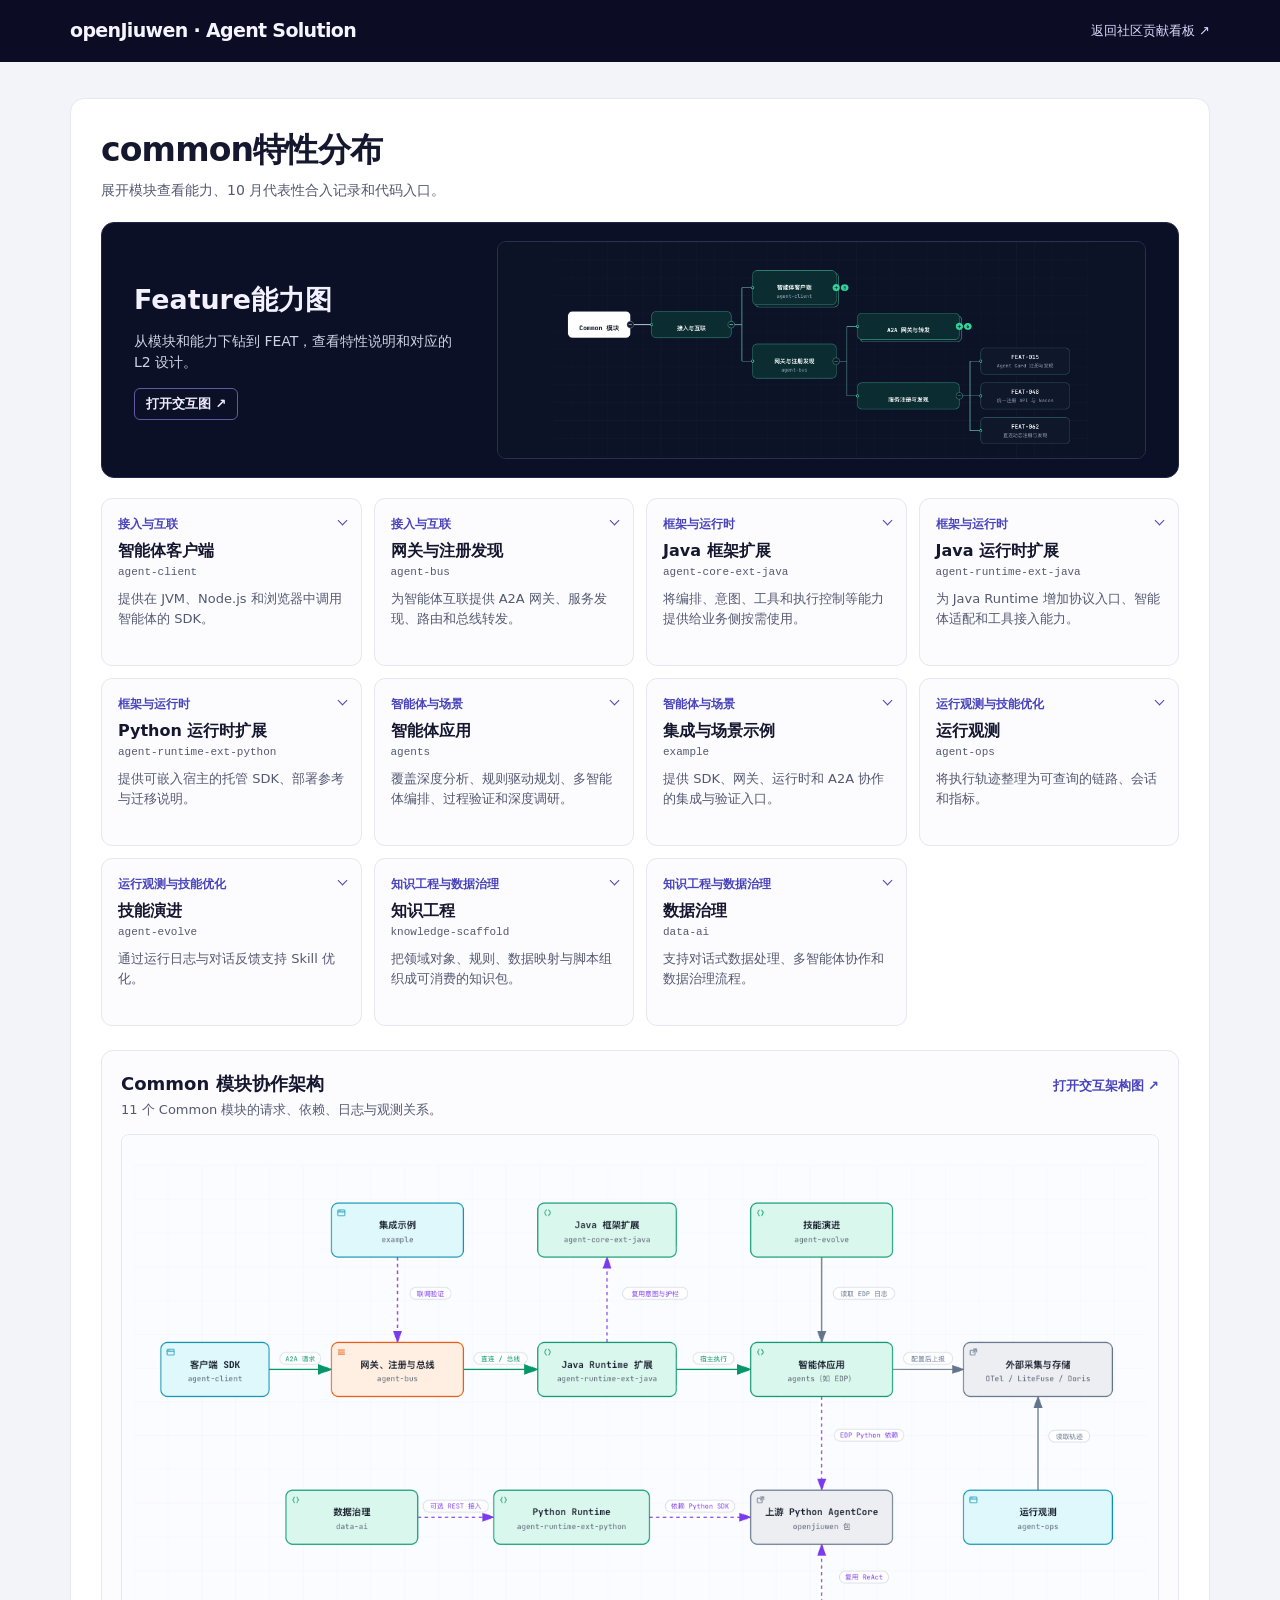
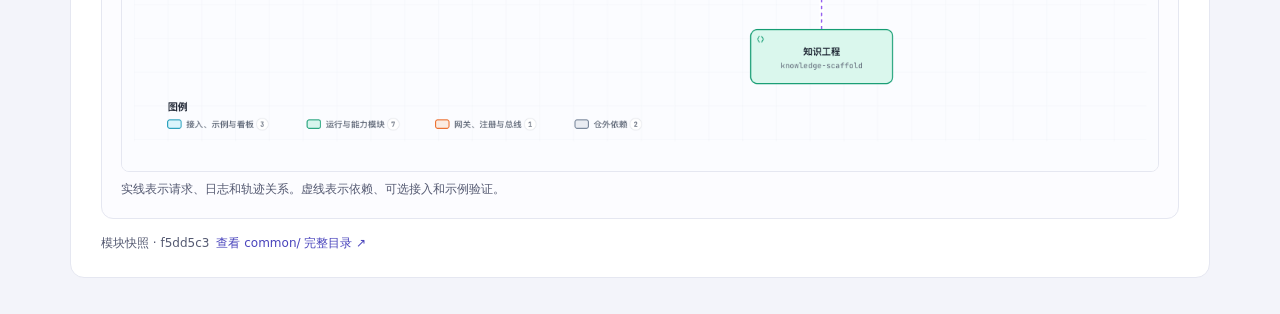
<file: common-delivery.html>
<!doctype html>
<html lang="zh-CN">
<head>
  <meta charset="utf-8">
  <meta name="viewport" content="width=device-width, initial-scale=1">
  <meta name="theme-color" content="#0c0d25">
  <title>common特性分布 · Agent Solution</title>
  <link rel="stylesheet" href="common-delivery.css">
  <script src="common-delivery-data.js" defer></script>
  <script src="common-delivery.js" defer></script>
</head>
<body class="common-page">
  <header class="common-page-top">
    <div class="common-page-wrap">
      <strong>openJiuwen · Agent Solution</strong>
      <a href="index.html#common-delivery">返回社区贡献看板 ↗</a>
    </div>
  </header>
  <main class="common-page-wrap">
    <section class="common-delivery" id="common-delivery" aria-labelledby="common-delivery-title">
      <header class="common-delivery-header">
        <div>
          <h1 id="common-delivery-title">common特性分布</h1>
          <p>展开模块查看能力、10 月代表性合入记录和代码入口。</p>
        </div>
      </header>
      <div data-common-delivery></div>
      <noscript><p>启用 JavaScript 后可展开模块。也可查看 <a href="archify/common-capabilities.html">Feature能力图</a>。</p></noscript>
    </section>
  </main>
</body>
</html>
</file>
<file: common-delivery.css>
.common-delivery {
  --common-ink: var(--ink, #15172f);
  --common-muted: var(--muted, #545971);
  --common-accent: var(--accent, #4944bc);
  --common-line: var(--line, #e5e7f1);
  color: var(--common-ink);
}
.common-delivery [hidden] { display: none !important; }
.common-delivery-header {
  display: flex;
  align-items: flex-start;
  justify-content: space-between;
  flex-wrap: wrap;
  gap: 10px 24px;
  margin-bottom: 20px;
}
.common-delivery-header h1, .common-delivery-header h3 {
  margin: 0;
  font-weight: 700;
  letter-spacing: -.025em;
}
.common-delivery-header h3 { font-size: 23px; }
.common-delivery-header p { margin: 5px 0 0; color: var(--common-muted); font-size: 14px; }
.common-delivery a { color: var(--common-accent); }
.common-delivery a:hover { text-decoration: underline; text-underline-offset: 3px; }
.common-delivery-nav { display: flex; flex-wrap: wrap; align-items: center; gap: 7px 16px; font-size: 13px; font-weight: 650; }
.common-feature-grid {
  display: grid;
  grid-template-columns: repeat(4, minmax(0, 1fr));
  gap: 12px;
  margin: 0;
  padding: 0;
  list-style: none;
}
.common-feature-grid > li { min-width: 0; display: grid; }
.common-card {
  border: 1px solid var(--common-line);
  border-radius: 11px;
  background: #fcfcff;
}
.common-card[open], .common-card:hover { border-color: #cfc6f8; }
.common-card > summary {
  position: relative;
  display: grid;
  align-content: start;
  min-height: 166px;
  padding: 16px;
  border-radius: 10px;
  list-style: none;
  cursor: pointer;
}
.common-card > summary::-webkit-details-marker { display: none; }
.common-card summary::after {
  content: "";
  position: absolute;
  inset-inline-end: 15px;
  top: 18px;
  width: 7px;
  height: 7px;
  border: solid var(--common-accent);
  border-width: 0 1.5px 1.5px 0;
  transform: rotate(45deg);
}
.common-card[open] summary::after { transform: rotate(225deg); top: 22px; }
.common-card-category {
  padding-inline-end: 20px;
  color: var(--common-accent);
  font-size: 12px;
  font-weight: 650;
}
.common-card-name { margin-top: 6px; font-size: 16px; font-weight: 720; }
.common-card-id {
  color: var(--common-muted);
  font-size: 11px;
  overflow-wrap: anywhere;
}
.common-card-description { margin-top: 8px; color: var(--common-muted); font-size: 13px; }
.common-card-body { padding: 12px 16px 14px; border-top: 1px solid var(--common-line); font-size: 13px; }
.common-card-body ul { margin: 0 0 10px; padding-inline-start: 19px; }
.common-card-body li + li { margin-top: 3px; }
.common-card-body h5 { margin: 11px 0 5px; font-size: 13px; }
.common-card-deliveries time { font-variant-numeric: tabular-nums; color: var(--common-muted); margin-inline-end: 6px; }
.common-card-links { display: flex; flex-wrap: wrap; gap: 6px 16px; margin-top: 9px; font-weight: 630; }
.common-delivery .common-tree-preview {
  display: grid;
  align-items: center;
  grid-template-columns: minmax(0, 1fr) minmax(0, 2fr);
  gap: clamp(18px, 3vw, 44px);
  margin-bottom: 20px;
  padding: 18px clamp(18px, 3vw, 32px);
  border: 1px solid #222747;
  border-radius: 13px;
  color: #f3f1ff;
  background: #0c1026;
  transition: border-color .18s ease, background-color .18s ease;
}
.common-delivery .common-tree-preview:hover { border-color: #8e83e9; background: #17173a; text-decoration: none; }
.common-preview-copy { display: grid; justify-items: start; gap: 10px; }
.common-tree-preview img {
  display: block;
  width: 100%;
  height: auto;
  border: 1px solid #2a3052;
  border-radius: 9px;
}
.common-preview-title { font-size: clamp(19px, 2.1vw, 27px); font-weight: 720; }
.common-preview-caption { max-width: 24em; color: #d0d2e6; font-size: 14px; }
.common-preview-action {
  margin-top: 4px;
  padding: 5px 11px;
  border: 1px solid #6259a0;
  border-radius: 6px;
  color: #efebff;
  font-size: 13px;
  font-weight: 620;
}
.common-tree-preview:hover .common-preview-action { background: #2a2457; }
.common-architecture {
  margin-top: 24px;
  padding: clamp(12px, 2vw, 19px);
  border: 1px solid var(--common-line);
  border-radius: 12px;
  background: #fcfcff;
}
.common-architecture-header {
  display: flex;
  justify-content: space-between;
  flex-wrap: wrap;
  align-items: baseline;
  gap: 6px 18px;
  margin-bottom: 13px;
}
.common-architecture-header h4 { margin: 0; font-size: 18px; }
.common-architecture-header p { margin: 3px 0 0; color: var(--common-muted); font-size: 13px; }
.common-architecture-header a { font-size: 13px; font-weight: 650; }
.common-architecture-scroll {
  overflow: auto;
  border: 1px solid var(--common-line);
  border-radius: 8px;
  background: #fff;
}
.common-architecture-scroll img { display: block; width: 100%; min-width: 1020px; height: auto; }
.common-architecture-legend { margin: 8px 0 0; color: var(--common-muted); font-size: 12px; }
.common-snapshot { margin: 15px 0 0; font-size: 12px; color: var(--common-muted); }
.common-snapshot a { margin-inline-start: 7px; }
.common-page {
  margin: 0;
  color: #15172f;
  background: #f3f4fa;
  font: 16px/1.55 Inter, "PingFang SC", "Microsoft YaHei", system-ui, sans-serif;
}
.common-page *, .common-page *::before, .common-page *::after { box-sizing: border-box; }
.common-page a { text-decoration: none; }
.common-page a:focus-visible, .common-page button:focus-visible, .common-page summary:focus-visible {
  outline: 2px solid #7668f5;
  outline-offset: 3px;
}
.common-page-wrap { width: min(1140px, calc(100% - 72px)); margin-inline: auto; }
.common-page-top { background: #0c0d25; color: #f5f5ff; }
.common-page-top .common-page-wrap {
  display: flex;
  align-items: center;
  justify-content: space-between;
  gap: 12px;
  flex-wrap: wrap;
  min-height: 62px;
  padding-block: 10px;
}
.common-page-top strong { font-size: 19px; letter-spacing: -.035em; }
.common-page-top a { color: #ddd8fc; font-size: 13px; padding-block: 8px; }
.common-page-top a:hover { text-decoration: underline; }
.common-page main { margin-block: 36px; }
.common-page .common-delivery {
  padding: 25px 30px;
  border: 1px solid #e5e7f1;
  border-radius: 14px;
  background: white;
}
.common-page .common-delivery-header h1 { font-size: clamp(24px, 5vw, 33px); }
@media (max-width: 1050px) {
  .common-feature-grid { grid-template-columns: repeat(3, minmax(0, 1fr)); }
}
@media (max-width: 700px) {
  .common-delivery .common-tree-preview { grid-template-columns: minmax(0, 1fr); }
  .common-feature-grid { grid-template-columns: repeat(2, minmax(0, 1fr)); }
  .common-page-wrap { width: calc(100% - 32px); }
  .common-page main { margin-block: 20px; }
  .common-page .common-delivery { padding: 17px 14px; }
}
@media (max-width: 460px) {
  .common-feature-grid { grid-template-columns: 1fr; }
  .common-card > summary { min-height: auto; }
}
</file>
<file: sig-calendar.css>
#sig-calendar {
  --sig-tint: #f2efff;
  --sig-border: #ded8f8;
}

#sig-calendar [hidden] { display: none; }
.sig-calendar-layout {
  display: grid;
  grid-template-columns: minmax(0, 1.15fr) minmax(0, 1fr);
  gap: 16px;
  align-items: start;
}

.sig-calendar-pane {
  min-width: 0;
  padding: 15px;
  border: 1px solid var(--line);
  border-radius: 10px;
  background: #f8f8fd;
}

.sig-month-controls, .sig-activity-controls, .sig-pagination {
  display: flex;
  align-items: center;
  gap: 8px;
}

.sig-month-controls {
  justify-content: space-between;
  margin-bottom: 12px;
}

.sig-activity-controls {
  flex-wrap: wrap;
  justify-content: space-between;
  margin-bottom: 12px;
}

.sig-calendar-pane h4 { margin: 0; font-size: 16px; font-weight: 670; }
.sig-control {
  min-height: 36px;
  padding: 5px 9px;
  border: 1px solid var(--line);
  border-radius: 7px;
  color: var(--ink);
  background: var(--surface);
  font: inherit;
  font-size: 13px;
}

.sig-arrow { width: 38px; padding: 0; color: var(--accent); font-size: 22px; line-height: 1; }
.sig-control:enabled:hover { border-color: var(--accent); background: var(--sig-tint); }
.sig-control:disabled { opacity: .45; cursor: default; }
.sig-weekdays, .sig-calendar-days { display: grid; grid-template-columns: repeat(7, minmax(0, 1fr)); gap: 5px; }
.sig-weekdays { margin-bottom: 5px; color: var(--muted); text-align: center; font-size: 12px; }

.sig-date, .sig-adjacent-date {
  position: relative;
  display: grid;
  min-height: clamp(41px, 4.1vw, 57px);
  place-items: center;
  border: 1px solid var(--line);
  border-radius: 7px;
  font-size: 14px;
  font-variant-numeric: tabular-nums;
}

.sig-date { padding: 0 0 4px; color: var(--ink); background: var(--surface); }
.sig-adjacent-date { border-color: transparent; color: #777b92; background: #f2f3fa; }
.sig-date[data-meeting] { color: var(--accent); background: var(--sig-tint); border-color: var(--sig-border); font-weight: 680; }
.sig-date[data-meeting="tentative"] { border-style: dashed; border-color: #a69acd; }
.sig-date[data-meeting]::after {
  position: absolute;
  bottom: 5px;
  width: 5px;
  height: 5px;
  border: 1px solid currentColor;
  border-radius: 50%;
  content: "";
}
.sig-date[data-meeting="confirmed"]::after { background: currentColor; }
.sig-date[aria-current="date"], .sig-date:hover { border-color: var(--accent); }
.sig-date[aria-pressed="true"] { color: #fff; background: var(--accent); border-color: var(--accent); }

.sig-calendar-legend {
  display: flex;
  flex-wrap: wrap;
  gap: 7px 15px;
  margin: 11px 0 0;
  color: var(--muted);
  font-size: 12px;
}
.sig-calendar-legend span::before {
  display: inline-block;
  width: 6px;
  height: 6px;
  margin-inline-end: 5px;
  border: 1px solid var(--accent);
  border-radius: 50%;
  vertical-align: 2px;
  content: "";
}
.sig-calendar-legend .sig-confirmed::before { background: var(--accent); }

.sig-activity-list { display: grid; gap: 8px; }
.sig-event, .sig-empty {
  margin: 0;
  padding: 12px 13px;
  border: 1px solid var(--line);
  border-radius: 8px;
  background: var(--surface);
}
.sig-event-meta {
  display: flex;
  flex-wrap: wrap;
  align-items: center;
  gap: 5px 9px;
  color: var(--muted);
  font-size: 12px;
  font-variant-numeric: tabular-nums;
}
.sig-event-status { padding: 1px 7px; border-radius: 5px; background: var(--paper); font-size: 11px; }
.sig-event-status[data-status="待开始"] { color: var(--accent); background: var(--sig-tint); }
.sig-event-title { margin: 5px 0 0; color: var(--ink); font-size: 14px; line-height: 1.45; font-weight: 660; overflow-wrap: anywhere; }
.sig-event-details { margin-top: 6px; color: var(--muted); font-size: 13px; }
.sig-event-details summary { width: fit-content; color: var(--accent); cursor: pointer; }
.sig-event-fields { display: grid; gap: 6px; margin-top: 9px; padding-top: 9px; border-top: 1px solid var(--line); }
.sig-event-fields > div { display: grid; grid-template-columns: 4.25em minmax(0, 1fr); gap: 6px 10px; }
.sig-event-fields dt { font-weight: 630; color: var(--ink); }
.sig-event-fields dd { overflow-wrap: anywhere; }
.sig-event-link { color: var(--accent); text-decoration: underline; text-underline-offset: .16em; }
.sig-event-agenda { margin: 0; padding: 0; list-style: none; }
.sig-event-agenda li + li { margin-top: 3px; }
.sig-empty { color: var(--muted); font-size: 13px; }
.sig-pagination { justify-content: flex-end; margin-top: 12px; color: var(--muted); font-size: 13px; }

@media (max-width: 820px) {
  .sig-calendar-layout { grid-template-columns: minmax(0, 1fr); }
}

@media (max-width: 480px) {
  .sig-calendar-pane { padding: 10px; }
  .sig-weekdays, .sig-calendar-days { gap: 3px; }
  .sig-date, .sig-adjacent-date { font-size: 12px; }
}
</file>
